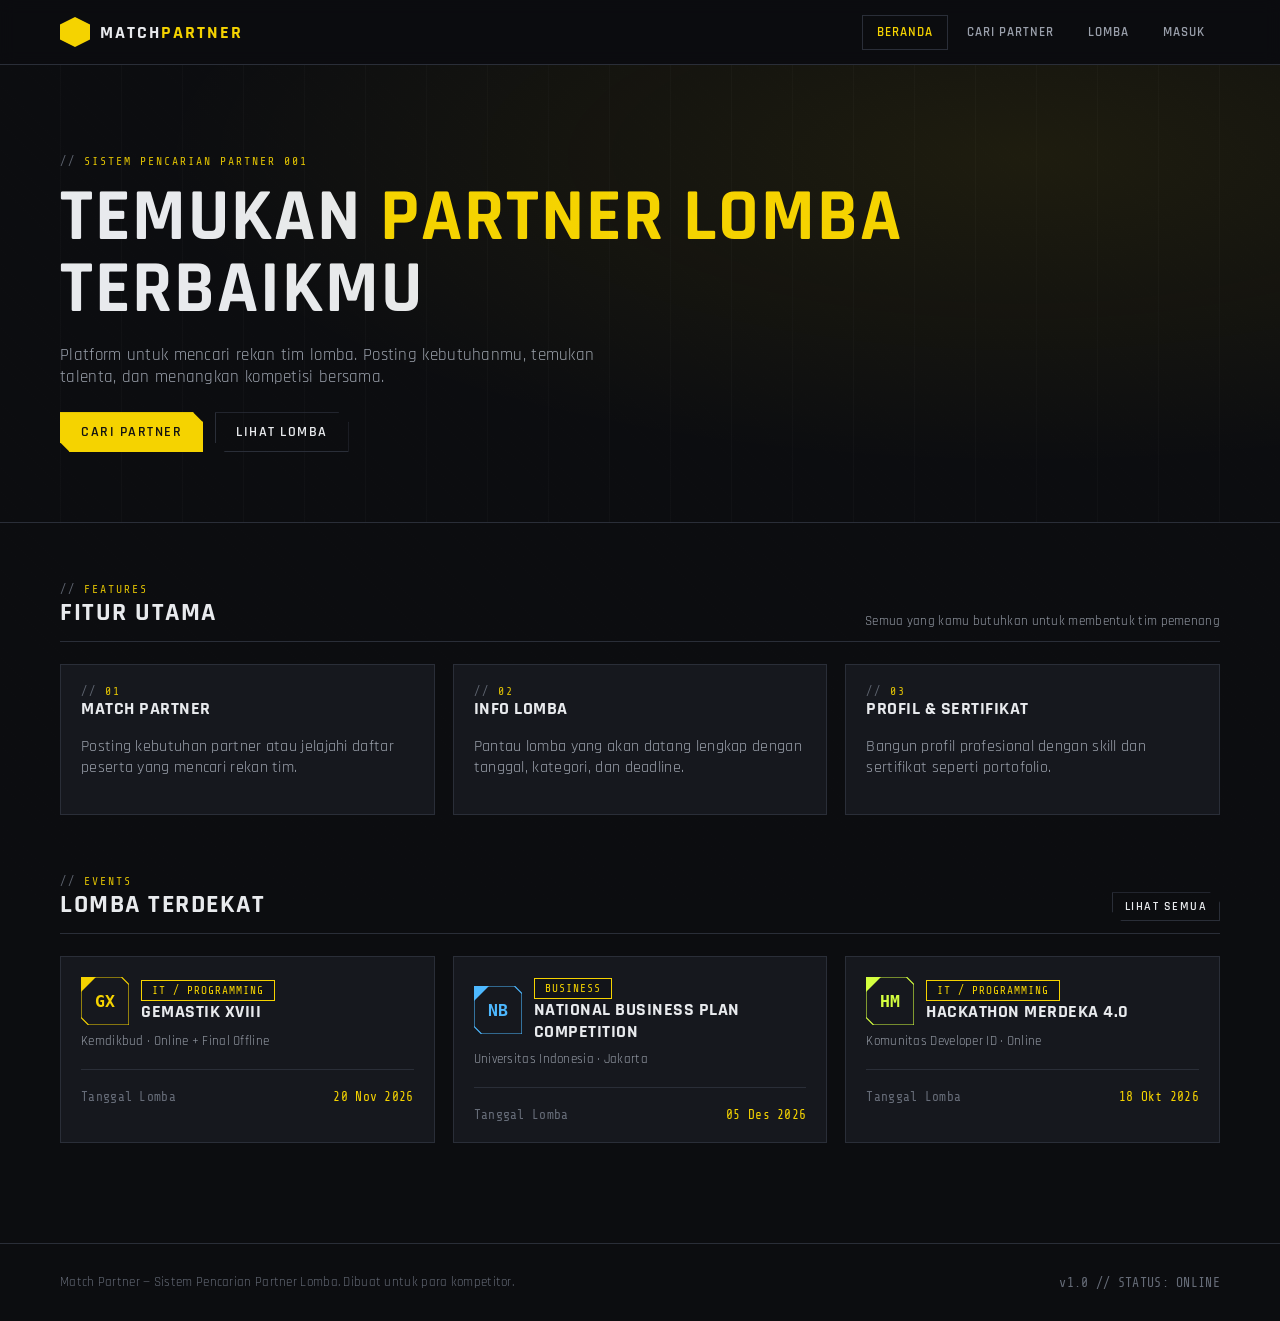
<file: index.html>
<!DOCTYPE html>
<html lang="id">
<head>
  <meta charset="UTF-8" />
  <meta name="viewport" content="width=device-width, initial-scale=1.0" />
  <title>Match Partner — Sistem Pencarian Partner Lomba</title>
  <link rel="preconnect" href="https://fonts.googleapis.com">
  <link href="https://fonts.googleapis.com/css2?family=Rajdhani:wght@400;500;600;700&family=Share+Tech+Mono&display=swap" rel="stylesheet">
  <link rel="stylesheet" href="assets/css/theme.css" />
</head>
<body>
  <div id="navbar"></div>

  <!-- HERO -->
  <section class="hero">
    <div class="container">
      <div class="sys-label" data-i18n="home.tag">SISTEM PENCARIAN PARTNER 001</div>
      <h1>
        <span data-i18n="home.title1">TEMUKAN</span>
        <span class="hl" data-i18n="home.title2">PARTNER LOMBA</span>
        <span data-i18n="home.title3">TERBAIKMU</span>
      </h1>
      <p data-i18n="home.subtitle">Platform untuk mencari rekan tim lomba. Posting kebutuhanmu, temukan talenta, dan menangkan kompetisi bersama.</p>
      <div class="flex gap-3 mt-6">
        <a href="match.html" class="btn btn-primary" data-i18n="home.cta.find">Cari Partner</a>
        <a href="events.html" class="btn btn-ghost" data-i18n="home.cta.events">Lihat Lomba</a>
      </div>
    </div>
  </section>

  <!-- FEATURES -->
  <section class="container" style="padding:60px 20px 20px">
    <div class="section-head">
      <div>
        <div class="sys-label">FEATURES</div>
        <h2 data-i18n="home.feat.title">FITUR UTAMA</h2>
      </div>
      <span class="text-dim small" data-i18n="home.feat.sub">Semua yang kamu butuhkan untuk membentuk tim pemenang</span>
    </div>
    <div class="grid grid-3">
      <div class="card">
        <div class="sys-label">01</div>
        <h3 data-i18n="home.f1.title">Match Partner</h3>
        <p class="text-dim" data-i18n="home.f1.desc">Posting kebutuhan partner atau jelajahi daftar peserta yang mencari rekan tim.</p>
      </div>
      <div class="card">
        <div class="sys-label">02</div>
        <h3 data-i18n="home.f2.title">Info Lomba</h3>
        <p class="text-dim" data-i18n="home.f2.desc">Pantau lomba yang akan datang lengkap dengan tanggal, kategori, dan deadline.</p>
      </div>
      <div class="card">
        <div class="sys-label">03</div>
        <h3 data-i18n="home.f3.title">Profil & Sertifikat</h3>
        <p class="text-dim" data-i18n="home.f3.desc">Bangun profil profesional dengan skill dan sertifikat seperti portofolio.</p>
      </div>
    </div>
  </section>

  <!-- UPCOMING EVENTS -->
  <section class="container" style="padding:40px 20px">
    <div class="section-head">
      <div>
        <div class="sys-label">EVENTS</div>
        <h2 data-i18n="home.upcoming">LOMBA TERDEKAT</h2>
      </div>
      <a href="events.html" class="btn btn-sm btn-ghost" data-i18n="home.viewall">Lihat Semua</a>
    </div>
    <div class="grid grid-3" id="homeEvents"></div>
  </section>

  <div id="footer"></div>

  <script src="assets/js/i18n.js"></script>
  <script src="assets/js/data.js"></script>
  <script src="assets/js/api.js"></script>
  <script src="assets/js/app.js"></script>
  <script>
    mountChrome("home");
    (async () => {
      const events = (await API.getEvents()).slice(0, 3);
      const wrap = document.getElementById("homeEvents");
      wrap.innerHTML = events.map(ev => `
        <div class="card">
          <div class="flex gap-3 items-center">
            <img src="${eventLogo(ev, 48)}" alt="" width="48" height="48" />
            <div>
              <span class="badge badge-accent">${esc(ev.category)}</span>
              <h3 class="mt-2" style="margin-bottom:0">${esc(ev.title)}</h3>
            </div>
          </div>
          <p class="text-dim small mt-2">${esc(ev.organizer)} · ${esc(ev.location)}</p>
          <div class="divider"></div>
          <div class="flex justify-between small">
            <span class="text-mute font-mono">${t("events.date")}</span>
            <span class="text-accent font-mono">${fmtDate(ev.date)}</span>
          </div>
        </div>`).join("");
    })();
  </script>
</body>
</html>
</file>
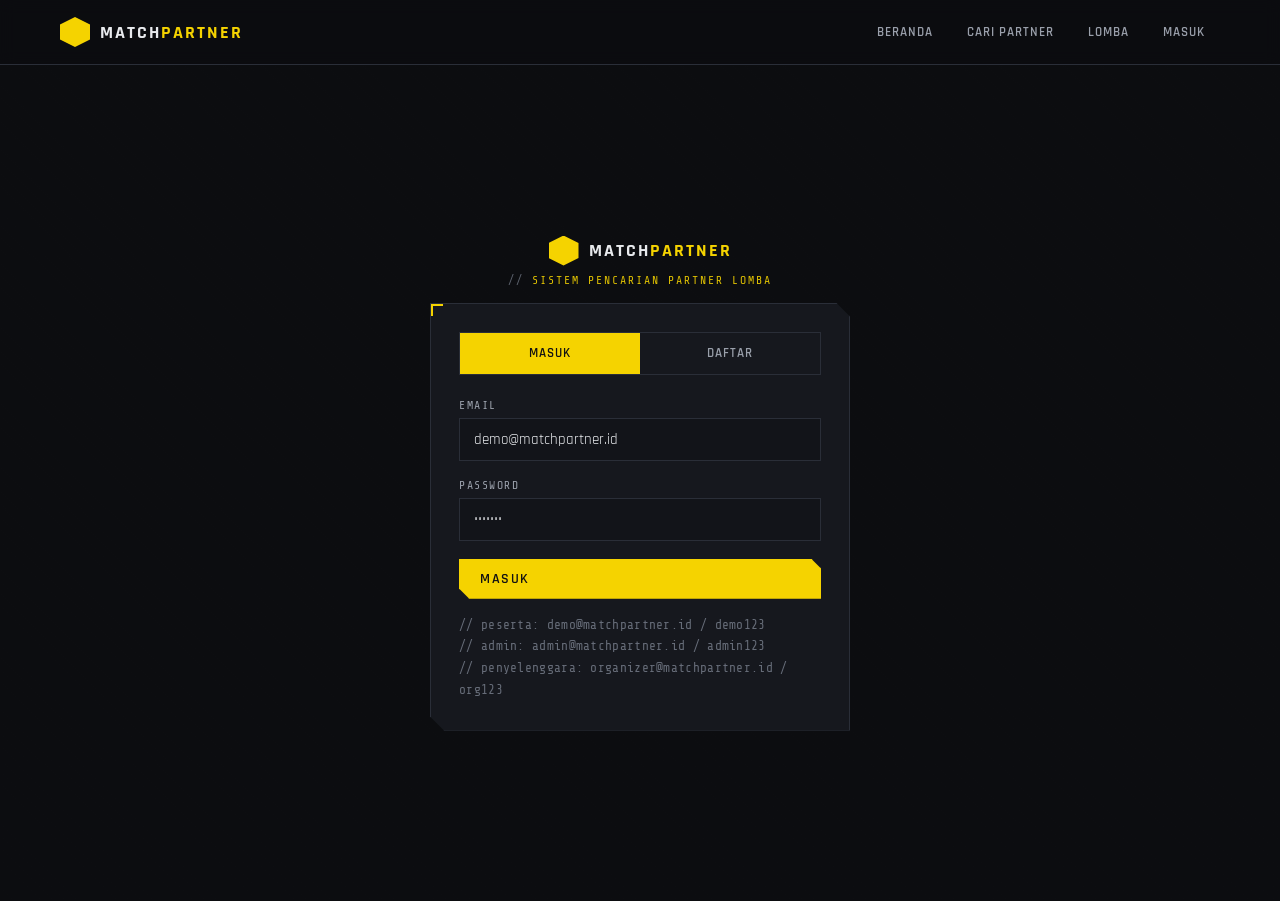
<file: admin.html>
<!DOCTYPE html>
<html lang="id">
<head>
  <meta charset="UTF-8" />
  <meta name="viewport" content="width=device-width, initial-scale=1.0" />
  <title>Admin — Match Partner</title>
  <link rel="preconnect" href="https://fonts.googleapis.com">
  <link href="https://fonts.googleapis.com/css2?family=Rajdhani:wght@400;500;600;700&family=Share+Tech+Mono&display=swap" rel="stylesheet">
  <link rel="stylesheet" href="assets/css/theme.css" />
</head>
<body>
  <div id="navbar"></div>

  <section class="container" style="padding:40px 20px">
    <div class="section-head">
      <div>
        <div class="sys-label">ADMIN CONTROL</div>
        <h2 data-i18n="admin.title">PANEL ADMIN</h2>
        <p class="text-dim small mt-2" data-i18n="admin.sub">Kelola pengguna, lomba, dan verifikasi penyelenggara</p>
      </div>
    </div>

    <!-- STATS -->
    <div class="stat-grid mb-6" id="stats"></div>

    <!-- PENDING ORGANIZERS -->
    <div class="section-head" style="margin-top:30px">
      <div><div class="sys-label">APPROVALS</div><h2 style="font-size:1.3rem" data-i18n="admin.pending">Verifikasi Penyelenggara</h2></div>
    </div>
    <div class="table-wrap mb-6">
      <table class="data" id="pendingTable">
        <thead><tr>
          <th data-i18n="admin.col.name">Nama</th>
          <th data-i18n="admin.col.email">Email</th>
          <th data-i18n="admin.col.action">Aksi</th>
        </tr></thead>
        <tbody></tbody>
      </table>
    </div>

    <!-- USERS -->
    <div class="section-head" style="margin-top:30px">
      <div><div class="sys-label">USERS</div><h2 style="font-size:1.3rem" data-i18n="admin.users">Kelola Pengguna</h2></div>
    </div>
    <div class="table-wrap mb-6">
      <table class="data" id="userTable">
        <thead><tr>
          <th data-i18n="admin.col.name">Nama</th>
          <th data-i18n="admin.col.email">Email</th>
          <th data-i18n="admin.col.role">Role</th>
          <th data-i18n="admin.col.status">Status</th>
          <th data-i18n="admin.col.action">Aksi</th>
        </tr></thead>
        <tbody></tbody>
      </table>
    </div>

    <!-- EVENTS -->
    <div class="section-head" style="margin-top:30px">
      <div><div class="sys-label">EVENTS</div><h2 style="font-size:1.3rem" data-i18n="admin.events">Kelola Lomba</h2></div>
    </div>
    <div class="table-wrap">
      <table class="data" id="eventTable">
        <thead><tr>
          <th data-i18n="admin.col.event">Lomba</th>
          <th data-i18n="admin.col.category">Kategori</th>
          <th data-i18n="admin.col.date">Tanggal</th>
          <th data-i18n="admin.col.action">Aksi</th>
        </tr></thead>
        <tbody></tbody>
      </table>
    </div>
  </section>

  <div id="footer"></div>

  <script src="assets/js/i18n.js"></script>
  <script src="assets/js/data.js"></script>
  <script src="assets/js/api.js"></script>
  <script src="assets/js/app.js"></script>
  <script>
    let ME = null;

    (async () => {
      await mountChrome("admin");
      ME = await requireRole("admin");
      if (!ME) return;
      await loadAll();
    })();

    async function loadAll() {
      await Promise.all([loadStats(), loadUsers(), loadEvents()]);
      applyI18n();
    }

    async function loadStats() {
      const s = await API.getStats();
      document.getElementById("stats").innerHTML = `
        <div class="stat"><div class="num">${s.users}</div><div class="lbl" data-i18n="admin.stat.users">Pengguna</div></div>
        <div class="stat"><div class="num">${s.organizers}</div><div class="lbl" data-i18n="admin.stat.organizers">Penyelenggara</div></div>
        <div class="stat"><div class="num">${s.pending}</div><div class="lbl" data-i18n="admin.stat.pending">Menunggu</div></div>
        <div class="stat"><div class="num">${s.events}</div><div class="lbl" data-i18n="admin.stat.events">Lomba</div></div>
        <div class="stat"><div class="num">${s.matches}</div><div class="lbl" data-i18n="admin.stat.matches">Postingan Partner</div></div>
      `;
    }

    async function loadUsers() {
      const users = await API.getAllUsers();

      // pending organizers table
      const pending = users.filter(u => u.role === "organizer" && u.status === "pending");
      const pbody = document.querySelector("#pendingTable tbody");
      if (!pending.length) {
        pbody.innerHTML = `<tr><td colspan="3" class="text-mute">${t("admin.nopending")}</td></tr>`;
      } else {
        pbody.innerHTML = pending.map(u => `
          <tr>
            <td>${esc(u.fullname)}</td>
            <td class="font-mono small">${esc(u.email)}</td>
            <td><div class="row-actions">
              <button class="btn btn-sm btn-primary" onclick="approve(${u.id})" data-i18n="admin.approve">Setujui</button>
              <button class="btn btn-sm btn-danger btn-ghost" onclick="rejectUser(${u.id})" data-i18n="admin.reject">Tolak</button>
            </div></td>
          </tr>`).join("");
      }

      // all users table
      const ubody = document.querySelector("#userTable tbody");
      ubody.innerHTML = users.map(u => `
        <tr>
          <td>${esc(u.fullname)}</td>
          <td class="font-mono small">${esc(u.email)}</td>
          <td>
            <select class="select" style="padding:5px 8px;min-width:130px" onchange="changeRole(${u.id}, this.value)" ${u.id===ME.id?'disabled':''}>
              <option value="participant" ${u.role==='participant'?'selected':''}>${roleLabel('participant')}</option>
              <option value="organizer" ${u.role==='organizer'?'selected':''}>${roleLabel('organizer')}</option>
              <option value="admin" ${u.role==='admin'?'selected':''}>${roleLabel('admin')}</option>
            </select>
          </td>
          <td><span class="pill ${u.status||'active'}">${esc(u.status||'active')}</span></td>
          <td>
            ${u.id===ME.id
              ? `<span class="text-mute small font-mono">// you</span>`
              : `<button class="btn btn-sm btn-danger btn-ghost" onclick="removeUser(${u.id})" data-i18n="common.delete">Hapus</button>`}
          </td>
        </tr>`).join("");
    }

    async function loadEvents() {
      const events = await API.getEvents();
      const body = document.querySelector("#eventTable tbody");
      if (!events.length) { body.innerHTML = `<tr><td colspan="4" class="text-mute">${t("events.empty")}</td></tr>`; return; }
      body.innerHTML = events.map(ev => `
        <tr>
          <td>${esc(ev.title)}</td>
          <td>${esc(ev.category)}</td>
          <td class="font-mono small">${fmtDate(ev.date)}</td>
          <td><button class="btn btn-sm btn-danger btn-ghost" onclick="delEvent(${ev.id})" data-i18n="common.delete">Hapus</button></td>
        </tr>`).join("");
    }

    async function approve(id) { await API.setUserStatus(id, "active"); toast(t("common.saved"),"ok"); await loadAll(); }
    async function rejectUser(id) {
      if (!confirm(getLang()==="id"?"Tolak & hapus akun ini?":"Reject & delete this account?")) return;
      await API.deleteUser(id); toast(t("common.deleted"),"ok"); await loadAll();
    }
    async function changeRole(id, role) {
      await API.setUserRole(id, role);
      // if promoting an organizer, make sure they're active
      if (role === "organizer") await API.setUserStatus(id, "active");
      toast(t("common.saved"),"ok"); await loadAll();
    }
    async function removeUser(id) {
      if (!confirm(getLang()==="id"?"Hapus pengguna ini?":"Delete this user?")) return;
      await API.deleteUser(id); toast(t("common.deleted"),"ok"); await loadAll();
    }
    async function delEvent(id) {
      if (!confirm(getLang()==="id"?"Hapus lomba ini?":"Delete this event?")) return;
      await API.deleteEvent(id); toast(t("common.deleted"),"ok"); await loadAll();
    }
  </script>
</body>
</html>
</file>
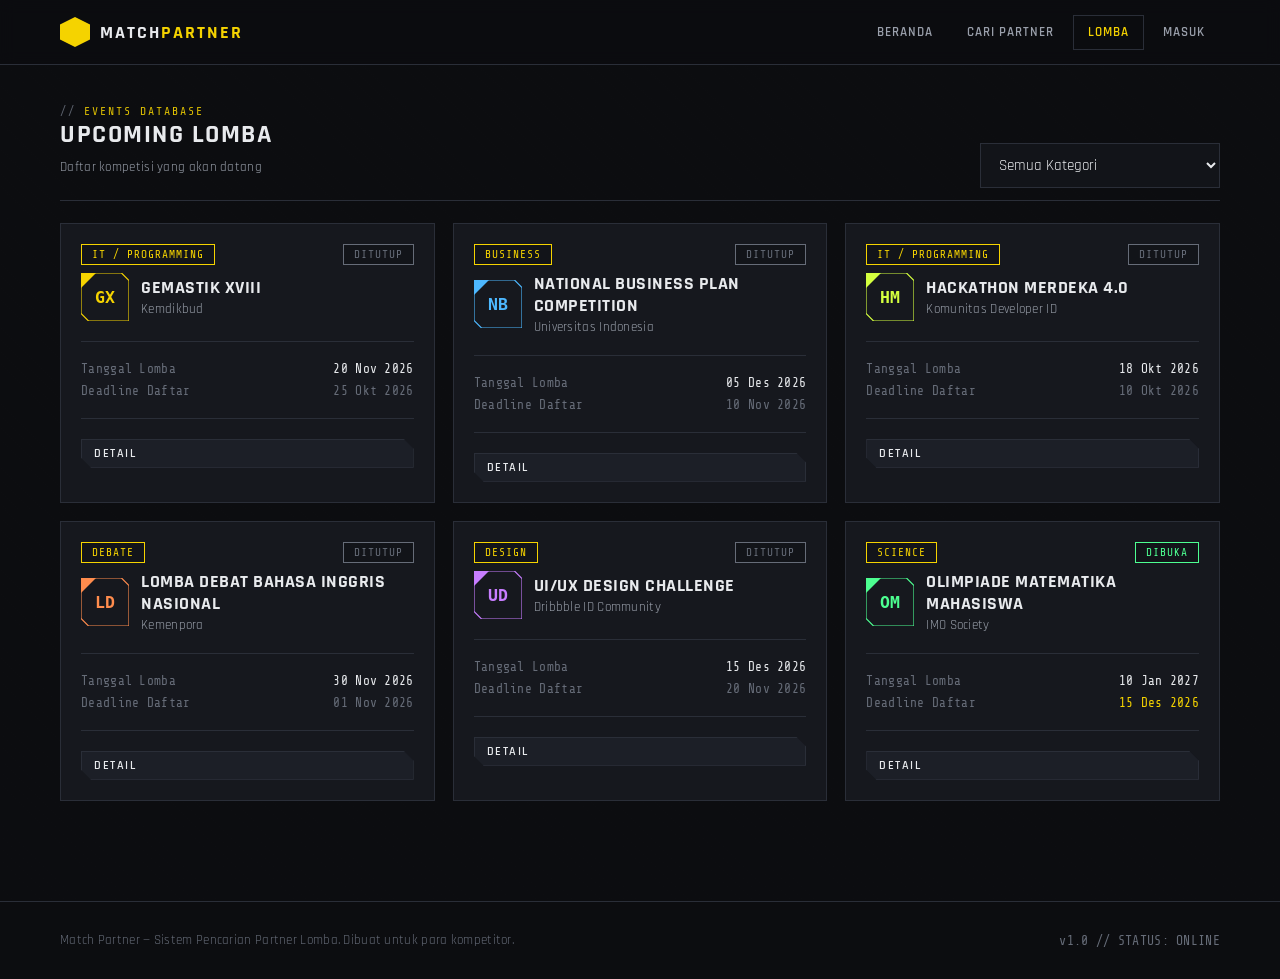
<file: events.html>
<!DOCTYPE html>
<html lang="id">
<head>
  <meta charset="UTF-8" />
  <meta name="viewport" content="width=device-width, initial-scale=1.0" />
  <title>Upcoming Lomba — Match Partner</title>
  <link rel="preconnect" href="https://fonts.googleapis.com">
  <link href="https://fonts.googleapis.com/css2?family=Rajdhani:wght@400;500;600;700&family=Share+Tech+Mono&display=swap" rel="stylesheet">
  <link rel="stylesheet" href="assets/css/theme.css" />
</head>
<body>
  <div id="navbar"></div>

  <section class="container" style="padding:40px 20px">
    <div class="section-head">
      <div>
        <div class="sys-label">EVENTS DATABASE</div>
        <h2 data-i18n="events.title">UPCOMING LOMBA</h2>
        <p class="text-dim small mt-2" data-i18n="events.sub">Daftar kompetisi yang akan datang</p>
      </div>
      <select class="select" id="catFilter" style="max-width:240px" onchange="render()">
        <option value="" data-i18n="events.filter.all">Semua Kategori</option>
      </select>
    </div>

    <div class="grid grid-3" id="eventList"></div>
  </section>

  <!-- DETAIL MODAL -->
  <div class="modal-backdrop" id="detailModal">
    <div class="modal panel-clip" id="detailBody"></div>
  </div>

  <div id="footer"></div>

  <script src="assets/js/i18n.js"></script>
  <script src="assets/js/data.js"></script>
  <script src="assets/js/api.js"></script>
  <script src="assets/js/app.js"></script>
  <script>
    mountChrome("events");
    let EVENTS = [];

    async function load() {
      EVENTS = await API.getEvents();
      const cats = [...new Set(EVENTS.map(e => e.category))];
      const sel = document.getElementById("catFilter");
      cats.forEach(c => {
        const o = document.createElement("option");
        o.value = c; o.textContent = c; sel.appendChild(o);
      });
      render();
    }

    function render() {
      const cat = document.getElementById("catFilter").value;
      const list = EVENTS.filter(e => !cat || e.category === cat);
      const wrap = document.getElementById("eventList");
      if (!list.length) { wrap.innerHTML = `<p class="text-mute">${t("events.empty")}</p>`; return; }
      wrap.innerHTML = list.map(ev => {
        const dl = daysLeft(ev.deadline);
        const open = dl >= 0;
        return `
        <div class="card">
          <div class="flex justify-between items-center">
            <span class="badge badge-accent">${esc(ev.category)}</span>
            <span class="badge ${open?'badge-open':'badge-closed'}">${open?t("events.open"):t("events.closed")}</span>
          </div>
          <div class="flex gap-3 items-center mt-2">
            <img src="${eventLogo(ev, 48)}" alt="" width="48" height="48" />
            <div>
              <h3 style="margin:0">${esc(ev.title)}</h3>
              <p class="text-dim small" style="margin:2px 0 0">${esc(ev.organizer)}</p>
            </div>
          </div>
          <div class="divider"></div>
          <div class="flex justify-between small mb-2">
            <span class="text-mute font-mono">${t("events.date")}</span>
            <span class="font-mono">${fmtDate(ev.date)}</span>
          </div>
          <div class="flex justify-between small">
            <span class="text-mute font-mono">${t("events.deadline")}</span>
            <span class="font-mono ${open?'text-accent':'text-mute'}">${fmtDate(ev.deadline)}</span>
          </div>
          <div class="divider"></div>
          <div class="flex gap-2">
            <button class="btn btn-sm w-full" onclick="detail(${ev.id})" data-i18n="events.detail">Detail</button>
          </div>
        </div>`;
      }).join("");
    }

    function detail(id) {
      const ev = EVENTS.find(e => e.id === id);
      if (!ev) return;
      const dl = daysLeft(ev.deadline);
      const open = dl >= 0;
      document.getElementById("detailBody").innerHTML = `
        <div class="flex gap-3 items-center mb-4">
          <img src="${eventLogo(ev, 56)}" alt="" width="56" height="56" />
          <span class="badge badge-accent">${esc(ev.category)}</span>
        </div>
        <h3 class="mt-2">${esc(ev.title)}</h3>
        <p class="text-dim small">${esc(ev.organizer)} · ${esc(ev.location)}</p>
        <div class="divider"></div>
        <p>${esc(ev.desc)}</p>
        <div class="divider"></div>
        <div class="flex justify-between small mb-2">
          <span class="text-mute font-mono">${t("events.date")}</span>
          <span class="font-mono">${fmtDate(ev.date)}</span>
        </div>
        <div class="flex justify-between small">
          <span class="text-mute font-mono">${t("events.deadline")}</span>
          <span class="font-mono ${open?'text-accent':'text-mute'}">${fmtDate(ev.deadline)}</span>
        </div>
        <div class="flex gap-3 mt-6">
          <button class="btn btn-primary" ${open?'':'disabled'} onclick="toast('${open?t("common.saved"):t("events.closed")}','${open?"ok":"err"}')" data-i18n="events.register">Daftar</button>
          <button class="btn btn-ghost" onclick="closeModal('detailModal')" data-i18n="common.close">Tutup</button>
        </div>`;
      applyI18n();
      openModal("detailModal");
    }

    load();
  </script>
</body>
</html>
</file>
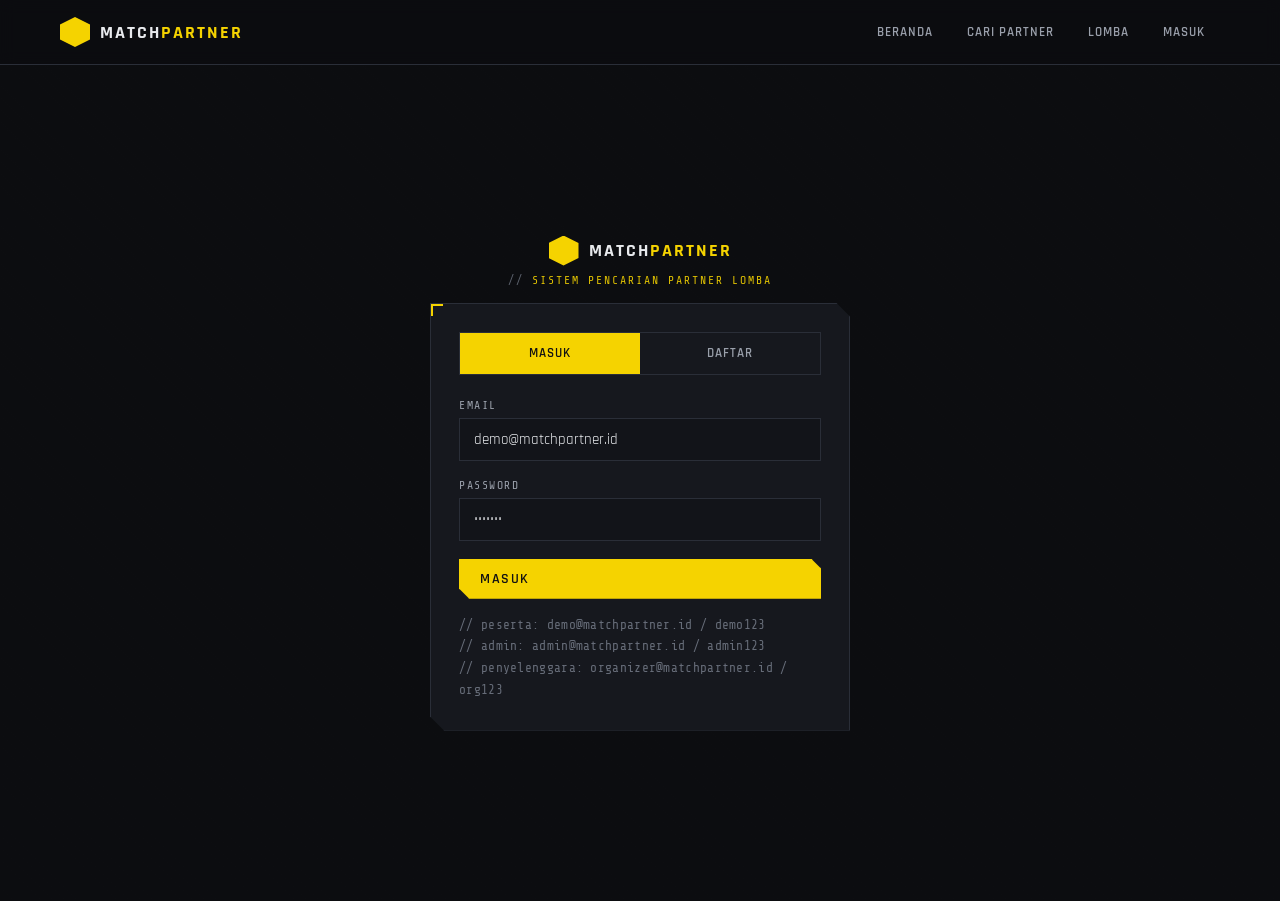
<file: login.html>
<!DOCTYPE html>
<html lang="id">
<head>
  <meta charset="UTF-8" />
  <meta name="viewport" content="width=device-width, initial-scale=1.0" />
  <title>Masuk — Match Partner</title>
  <link rel="preconnect" href="https://fonts.googleapis.com">
  <link href="https://fonts.googleapis.com/css2?family=Rajdhani:wght@400;500;600;700&family=Share+Tech+Mono&display=swap" rel="stylesheet">
  <link rel="stylesheet" href="assets/css/theme.css" />
</head>
<body>
  <div id="navbar"></div>

  <div class="auth-wrap">
    <div class="auth-box">
      <div class="text-center mb-4">
        <div class="brand" style="justify-content:center">
          <span class="mark"></span>
          <span class="name">MATCH<b>PARTNER</b></span>
        </div>
        <p class="sys-label mt-2" data-i18n="auth.tagline" style="justify-content:center">Sistem Pencarian Partner Lomba</p>
      </div>

      <div class="panel panel-clip" style="padding:28px">
        <div class="tab-row">
          <div class="tab active" id="tabLogin" onclick="switchTab('login')" data-i18n="auth.login">Masuk</div>
          <div class="tab" id="tabReg" onclick="switchTab('register')" data-i18n="auth.register">Daftar</div>
        </div>

        <!-- LOGIN -->
        <form id="loginForm">
          <div class="field">
            <label data-i18n="auth.email">Email</label>
            <input class="input" type="email" name="email" value="demo@matchpartner.id" required />
          </div>
          <div class="field">
            <label data-i18n="auth.password">Password</label>
            <input class="input" type="password" name="password" value="demo123" required />
          </div>
          <button class="btn btn-primary w-full" data-i18n="auth.login.btn">Masuk</button>
          <div class="text-mute small mt-4 font-mono" style="line-height:1.7">
            // peserta: demo@matchpartner.id / demo123<br>
            // admin: admin@matchpartner.id / admin123<br>
            // penyelenggara: organizer@matchpartner.id / org123
          </div>
        </form>

        <!-- REGISTER -->
        <form id="regForm" class="hidden">
          <div class="field">
            <label data-i18n="auth.name">Nama Lengkap</label>
            <input class="input" name="fullname" required />
          </div>
          <div class="field">
            <label data-i18n="auth.email">Email</label>
            <input class="input" type="email" name="email" required />
          </div>
          <div class="field">
            <label data-i18n="auth.password">Password</label>
            <input class="input" type="password" name="password" required />
          </div>
          <div class="field">
            <label data-i18n="auth.confirm">Konfirmasi Password</label>
            <input class="input" type="password" name="confirm" required />
          </div>
          <div class="field">
            <label data-i18n="auth.role">Daftar Sebagai</label>
            <select class="select" name="role">
              <option value="participant" data-i18n="auth.role.participant">Peserta</option>
              <option value="organizer" data-i18n="auth.role.organizer">Penyelenggara Lomba</option>
            </select>
            <p class="text-mute small mt-2 font-mono" data-i18n="auth.role.note">// Penyelenggara perlu verifikasi admin</p>
          </div>
          <button class="btn btn-primary w-full" data-i18n="auth.register.btn">Buat Akun</button>
        </form>
      </div>
    </div>
  </div>

  <script src="assets/js/i18n.js"></script>
  <script src="assets/js/data.js"></script>
  <script src="assets/js/api.js"></script>
  <script src="assets/js/app.js"></script>
  <script>
    mountChrome("");

    function switchTab(which) {
      const login = which === "login";
      document.getElementById("tabLogin").classList.toggle("active", login);
      document.getElementById("tabReg").classList.toggle("active", !login);
      document.getElementById("loginForm").classList.toggle("hidden", !login);
      document.getElementById("regForm").classList.toggle("hidden", login);
    }

    function destForRole(role) {
      if (role === "admin") return "admin.html";
      if (role === "organizer") return "organizer.html";
      return "index.html";
    }

    document.getElementById("loginForm").addEventListener("submit", async (e) => {
      e.preventDefault();
      const fd = new FormData(e.target);
      const res = await API.login(fd.get("email"), fd.get("password"));
      if (!res.ok) { toast(res.error, "err"); return; }
      toast(getLang()==="id" ? "Berhasil masuk." : "Logged in.", "ok");
      setTimeout(() => (location.href = destForRole(res.user.role)), 500);
    });

    document.getElementById("regForm").addEventListener("submit", async (e) => {
      e.preventDefault();
      const fd = new FormData(e.target);
      if (fd.get("password") !== fd.get("confirm")) {
        toast(getLang()==="id" ? "Konfirmasi password tidak cocok." : "Password confirmation does not match.", "err");
        return;
      }
      const role = fd.get("role") || "participant";
      const res = await API.register(fd.get("fullname"), fd.get("email"), fd.get("password"), role);
      if (!res.ok) { toast(res.error || "Error", "err"); return; }
      if (role === "organizer") {
        toast(getLang()==="id" ? "Akun penyelenggara dibuat. Menunggu verifikasi admin." : "Organizer account created. Awaiting admin approval.", "ok");
      } else {
        toast(getLang()==="id" ? "Akun dibuat." : "Account created.", "ok");
      }
      setTimeout(() => (location.href = destForRole(res.user.role)), 800);
    });
  </script>
</body>
</html>
</file>
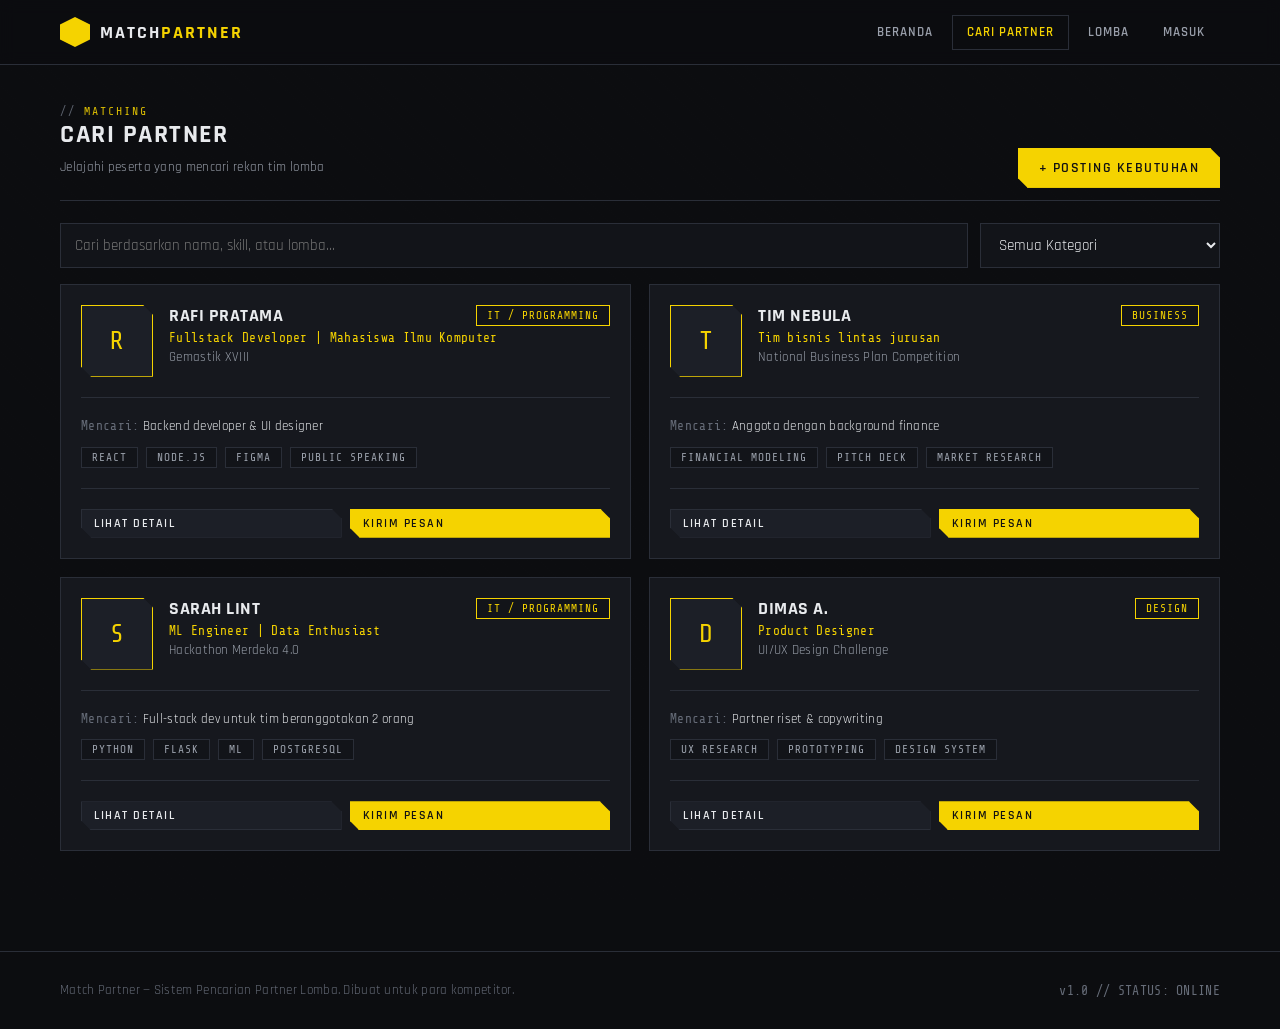
<file: match.html>
<!DOCTYPE html>
<html lang="id">
<head>
  <meta charset="UTF-8" />
  <meta name="viewport" content="width=device-width, initial-scale=1.0" />
  <title>Cari Partner — Match Partner</title>
  <link rel="preconnect" href="https://fonts.googleapis.com">
  <link href="https://fonts.googleapis.com/css2?family=Rajdhani:wght@400;500;600;700&family=Share+Tech+Mono&display=swap" rel="stylesheet">
  <link rel="stylesheet" href="assets/css/theme.css" />
</head>
<body>
  <div id="navbar"></div>

  <section class="container" style="padding:40px 20px">
    <div class="section-head">
      <div>
        <div class="sys-label">MATCHING</div>
        <h2 data-i18n="match.title">CARI PARTNER</h2>
        <p class="text-dim small mt-2" data-i18n="match.sub">Jelajahi peserta yang mencari rekan tim lomba</p>
      </div>
      <button class="btn btn-primary" onclick="openModal('postModal')" data-i18n="match.post">+ Posting Kebutuhan</button>
    </div>

    <!-- controls -->
    <div class="flex gap-3 mb-4" style="flex-wrap:wrap">
      <input class="input" id="searchInput" style="flex:1;min-width:220px" data-i18n-ph="match.search" placeholder="Cari..." oninput="render()" />
      <select class="select" id="catFilter" style="max-width:240px" onchange="render()">
        <option value="" data-i18n="match.filter.all">Semua Kategori</option>
      </select>
    </div>

    <div class="grid grid-2" id="matchList"></div>
  </section>

  <!-- POST MODAL -->
  <div class="modal-backdrop" id="postModal">
    <div class="modal panel-clip">
      <h3 data-i18n="match.modal.title">Posting Kebutuhan Partner</h3>
      <form id="postForm">
        <div class="field">
          <label data-i18n="match.modal.name">Nama / Tim</label>
          <input class="input" name="name" required />
        </div>
        <div class="field">
          <label data-i18n="match.modal.event">Lomba yang Diikuti</label>
          <input class="input" name="event" required />
        </div>
        <div class="field">
          <label data-i18n="match.modal.cat">Kategori</label>
          <input class="input" name="category" required />
        </div>
        <div class="field">
          <label data-i18n="match.modal.looking">Partner yang Dicari</label>
          <input class="input" name="looking" required />
        </div>
        <div class="field">
          <label data-i18n="match.modal.skills">Keahlian (pisahkan dengan koma)</label>
          <input class="input" name="skills" />
        </div>
        <div class="field">
          <label data-i18n="match.modal.contact">Kontak</label>
          <input class="input" name="contact" required />
        </div>
        <div class="flex gap-3 mt-4">
          <button type="submit" class="btn btn-primary" data-i18n="match.modal.submit">Posting</button>
          <button type="button" class="btn btn-ghost" onclick="closeModal('postModal')" data-i18n="common.cancel">Batal</button>
        </div>
      </form>
    </div>
  </div>

  <div id="footer"></div>

  <script src="assets/js/i18n.js"></script>
  <script src="assets/js/data.js"></script>
  <script src="assets/js/api.js"></script>
  <script src="assets/js/app.js"></script>
  <script>
    mountChrome("match");
    let MATCHES = [];

    async function load() {
      MATCHES = await API.getMatches();
      const cats = [...new Set(MATCHES.map(m => m.category))];
      const sel = document.getElementById("catFilter");
      cats.forEach(c => {
        const o = document.createElement("option");
        o.value = c; o.textContent = c; sel.appendChild(o);
      });
      render();
    }

    function render() {
      const q = document.getElementById("searchInput").value.toLowerCase();
      const cat = document.getElementById("catFilter").value;
      const filtered = MATCHES.filter(m => {
        const hay = (m.name + " " + m.event + " " + m.looking + " " + (m.skills||[]).join(" ")).toLowerCase();
        return hay.includes(q) && (!cat || m.category === cat);
      });
      const wrap = document.getElementById("matchList");
      if (!filtered.length) {
        wrap.innerHTML = `<p class="text-mute">${t("match.empty")}</p>`;
        return;
      }
      wrap.innerHTML = filtered.map(m => `
        <div class="card">
          <div class="flex gap-4">
            <div class="avatar">${esc(m.name.charAt(0).toUpperCase())}</div>
            <div style="flex:1">
              <div class="flex justify-between items-center">
                <h3 style="margin:0">${esc(m.name)}</h3>
                <span class="badge badge-accent">${esc(m.category)}</span>
              </div>
              ${m.headline ? `<p class="text-accent small font-mono" style="margin:4px 0 0">${esc(m.headline)}</p>` : ""}
              <p class="text-dim small" style="margin:4px 0">${esc(m.event)}</p>
            </div>
          </div>
          <div class="divider"></div>
          <p class="small"><span class="text-mute font-mono">${t("match.looking")}:</span> ${esc(m.looking)}</p>
          <div class="flex gap-2 mt-2" style="flex-wrap:wrap">
            ${(m.skills||[]).map(s => `<span class="badge">${esc(s)}</span>`).join("")}
          </div>
          <div class="divider"></div>
          <div class="flex gap-2">
            <a class="btn btn-sm w-full" href="partner.html?id=${encodeURIComponent(m.id)}" data-i18n="match.detail">Lihat Detail</a>
            <a class="btn btn-sm btn-primary w-full" href="messages.html?to=${encodeURIComponent(m.id)}" data-i18n="match.message">Kirim Pesan</a>
          </div>
        </div>`).join("");
      applyI18n();
    }

    document.getElementById("postForm").addEventListener("submit", async (e) => {
      e.preventDefault();
      const fd = new FormData(e.target);
      const match = {
        name: fd.get("name"),
        event: fd.get("event"),
        category: fd.get("category"),
        looking: fd.get("looking"),
        skills: (fd.get("skills")||"").split(",").map(s=>s.trim()).filter(Boolean),
        contact: fd.get("contact"),
      };
      await API.addMatch(match);
      e.target.reset();
      closeModal("postModal");
      toast(t("common.saved"), "ok");
      await load();
    });

    load();
  </script>
</body>
</html>
</file>
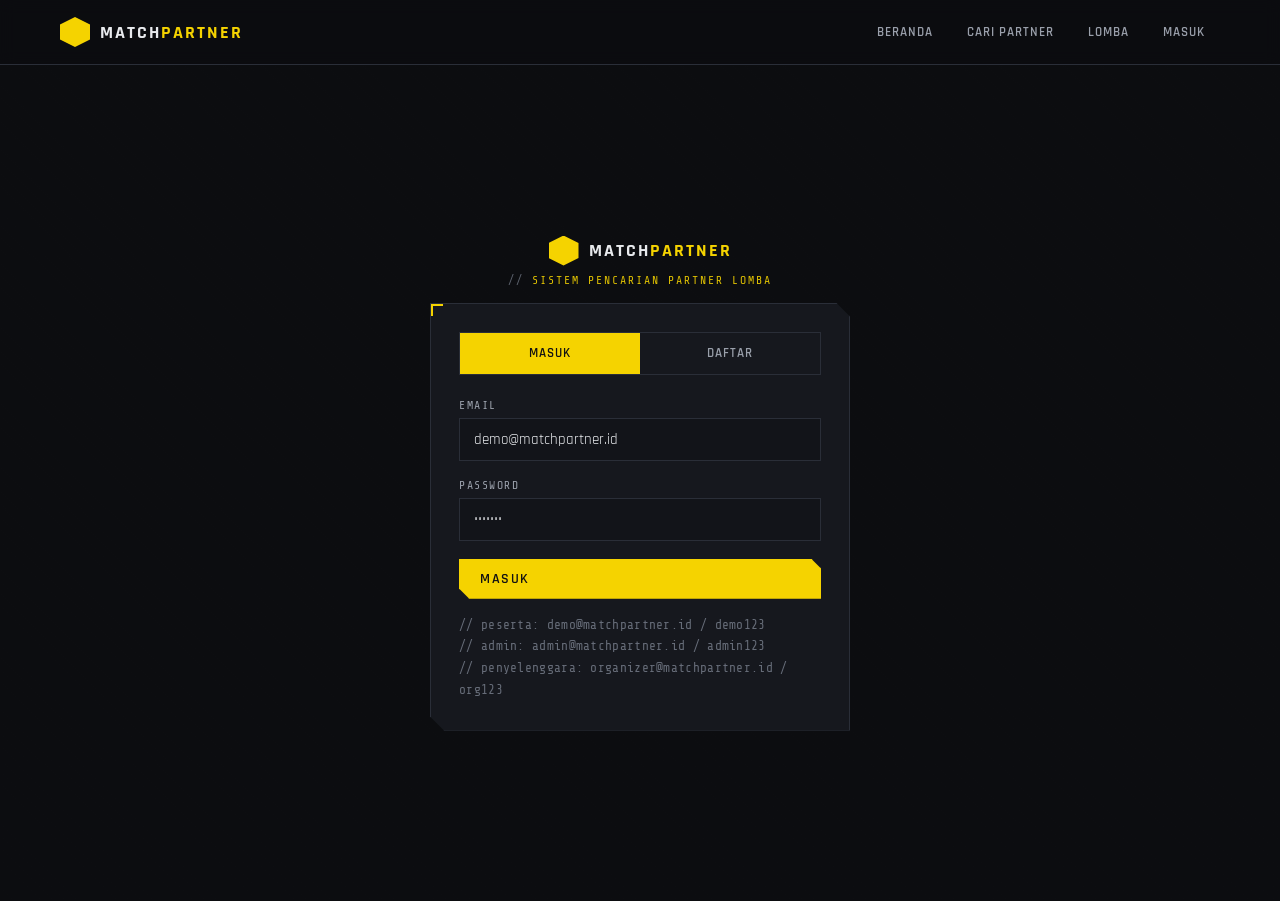
<file: messages.html>
<!DOCTYPE html>
<html lang="id">
<head>
  <meta charset="UTF-8" />
  <meta name="viewport" content="width=device-width, initial-scale=1.0" />
  <title>Pesan — Match Partner</title>
  <link rel="preconnect" href="https://fonts.googleapis.com">
  <link href="https://fonts.googleapis.com/css2?family=Rajdhani:wght@400;500;600;700&family=Share+Tech+Mono&display=swap" rel="stylesheet">
  <link rel="stylesheet" href="assets/css/theme.css" />
  <style>
    .chat-layout { display:grid; grid-template-columns: 280px 1fr; gap:18px; min-height:460px; }
    .chat-back { display:none; }
    @media (max-width:760px){
      .chat-layout{ grid-template-columns:1fr; }
      /* when a thread is active, show only the thread; else only the list */
      .chat-layout.viewing-thread .chat-list { display:none; }
      .chat-layout:not(.viewing-thread) .thread { display:none; }
      .chat-back { display:inline-flex; }
    }
    .conv { padding:14px; border:1px solid var(--line); background:var(--bg-2); cursor:pointer; margin-bottom:8px; transition:border-color .15s; }
    .conv:hover, .conv.active { border-color:var(--accent); }
    .conv .cname { font-weight:600; }
    .conv .cprev { font-size:.78rem; color:var(--text-mute); overflow:hidden; text-overflow:ellipsis; white-space:nowrap; }
    .thread { border:1px solid var(--line); background:var(--panel); display:flex; flex-direction:column; }
    .thread-head { padding:14px 18px; border-bottom:1px solid var(--line); font-weight:600; text-transform:uppercase; letter-spacing:1px; }
    .thread-body { flex:1; padding:18px; overflow-y:auto; max-height:420px; display:flex; flex-direction:column; gap:10px; }
    .bubble { max-width:72%; padding:10px 14px; font-size:.92rem; line-height:1.35; }
    .bubble.them { background:var(--panel-2); border:1px solid var(--line); align-self:flex-start; }
    .bubble.me { background:var(--accent); color:var(--accent-text); align-self:flex-end; }
    .bubble .ts { display:block; font-size:.64rem; opacity:.6; margin-top:4px; font-family:var(--font-mono); }
    .thread-input { display:flex; gap:8px; padding:14px; border-top:1px solid var(--line); }
    .thread-empty { flex:1; display:flex; align-items:center; justify-content:center; color:var(--text-mute); padding:40px; text-align:center; }
  </style>
</head>
<body>
  <div id="navbar"></div>

  <section class="container" style="padding:40px 20px">
    <div class="section-head">
      <div>
        <div class="sys-label">COMMS</div>
        <h2 data-i18n="chat.title">PESAN</h2>
        <p class="text-dim small mt-2" data-i18n="chat.sub">Percakapan dengan peserta lain</p>
      </div>
    </div>

    <div class="chat-layout">
      <div class="chat-list" id="convList"></div>
      <div class="thread" id="thread">
        <div class="thread-empty" data-i18n="chat.select">Pilih percakapan untuk mulai mengobrol.</div>
      </div>
    </div>
  </section>

  <div id="footer"></div>

  <script src="assets/js/i18n.js"></script>
  <script src="assets/js/data.js"></script>
  <script src="assets/js/api.js"></script>
  <script src="assets/js/app.js"></script>
  <script>
    mountChrome("messages");
    if (!requireAuth()) { /* redirected */ }

    let MATCHES = [];
    let activePeer = null;

    async function init() {
      MATCHES = await API.getMatches();
      // if ?to=<matchId>, ensure a conversation exists & open it
      const to = new URLSearchParams(location.search).get("to");
      if (to) {
        const m = MATCHES.find(x => String(x.id) === String(to));
        if (m) {
          // ensure peer name stored even before first message
          if (!API.peerName(m.id)) localStorage.setItem("mp_peer_" + m.id, m.name);
          activePeer = String(m.id);
        }
      }
      renderConvList();
      if (activePeer) openThread(activePeer);
    }

    function knownPeers() {
      const convs = API.getConversations();
      const ids = new Set(Object.keys(convs));
      // include an opened-but-empty peer
      if (activePeer) ids.add(activePeer);
      return [...ids];
    }

    function peerDisplayName(id) {
      const m = MATCHES.find(x => String(x.id) === String(id));
      return (m && m.name) || API.peerName(id) || ("#" + id);
    }

    function renderConvList() {
      const wrap = document.getElementById("convList");
      const peers = knownPeers();
      wrap.classList.toggle("has-active", !!activePeer);
      if (!peers.length) {
        wrap.innerHTML = `<p class="text-mute small">${t("chat.empty")}</p>`;
        return;
      }
      wrap.innerHTML = peers.map(id => {
        const thread = API.getThread(id);
        const last = thread[thread.length - 1];
        const prev = last ? (last.from === "me" ? "> " : "") + last.text : "...";
        return `
          <div class="conv ${String(id)===String(activePeer)?'active':''}" onclick="openThread('${id}')">
            <div class="cname">${esc(peerDisplayName(id))}</div>
            <div class="cprev">${esc(prev)}</div>
          </div>`;
      }).join("");
    }

    function openThread(id) {
      activePeer = String(id);
      document.querySelector(".chat-layout").classList.add("viewing-thread");
      renderConvList();
      const thread = API.getThread(id);
      const name = peerDisplayName(id);
      document.getElementById("thread").innerHTML = `
        <div class="thread-head flex items-center gap-3">
          <button class="btn btn-sm btn-ghost chat-back" onclick="backToList()" aria-label="Back">&larr;</button>
          <span>${t("chat.with")}: ${esc(name)}</span>
        </div>
        <div class="thread-body" id="threadBody">
          ${thread.map(bubble).join("")}
        </div>
        <form class="thread-input" id="msgForm">
          <input class="input" id="msgInput" autocomplete="off" data-i18n-ph="chat.placeholder" placeholder="Tulis pesan..." />
          <button class="btn btn-primary" data-i18n="chat.send">Kirim</button>
        </form>`;
      applyI18n();
      scrollBottom();
      document.getElementById("msgForm").addEventListener("submit", (e) => {
        e.preventDefault();
        const input = document.getElementById("msgInput");
        const text = input.value.trim();
        if (!text) return;
        API.sendMessage(activePeer, name, text);
        input.value = "";
        refreshThread();
      });
    }

    function backToList() {
      document.querySelector(".chat-layout").classList.remove("viewing-thread");
    }

    function bubble(msg) {
      const time = new Date(msg.ts).toLocaleTimeString(getLang()==="id"?"id-ID":"en-US", {hour:"2-digit", minute:"2-digit"});
      return `<div class="bubble ${msg.from}">${esc(msg.text)}<span class="ts">${time}</span></div>`;
    }

    function refreshThread() {
      const body = document.getElementById("threadBody");
      if (!body) return;
      body.innerHTML = API.getThread(activePeer).map(bubble).join("");
      renderConvList();
      scrollBottom();
    }

    function scrollBottom() {
      const body = document.getElementById("threadBody");
      if (body) body.scrollTop = body.scrollHeight;
    }

    // auto-reply event
    window.addEventListener("mp:newmessage", (e) => {
      if (String(e.detail.peerId) === String(activePeer)) refreshThread();
      else renderConvList();
    });

    init();
  </script>
</body>
</html>
</file>
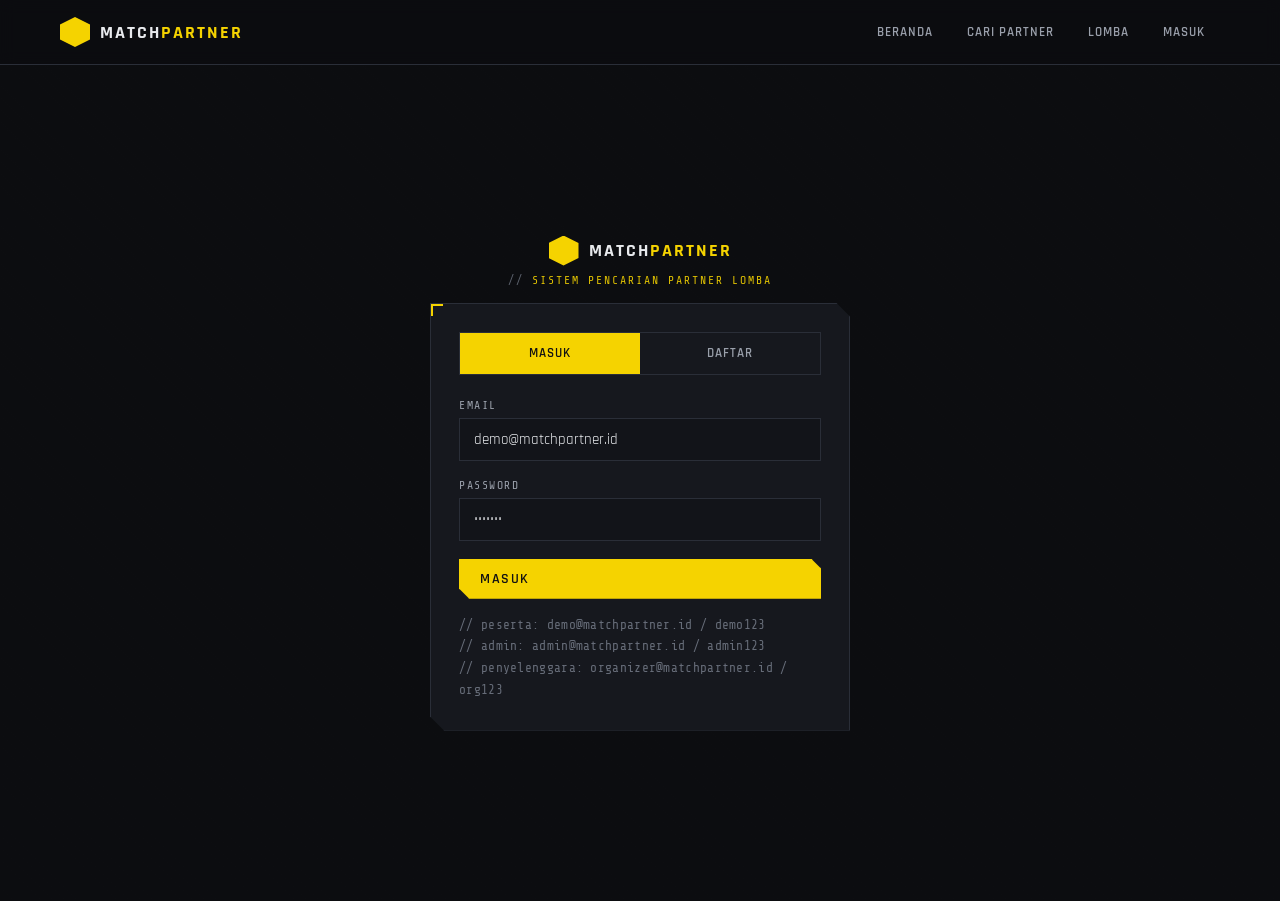
<file: organizer.html>
<!DOCTYPE html>
<html lang="id">
<head>
  <meta charset="UTF-8" />
  <meta name="viewport" content="width=device-width, initial-scale=1.0" />
  <title>Dashboard Penyelenggara — Match Partner</title>
  <link rel="preconnect" href="https://fonts.googleapis.com">
  <link href="https://fonts.googleapis.com/css2?family=Rajdhani:wght@400;500;600;700&family=Share+Tech+Mono&display=swap" rel="stylesheet">
  <link rel="stylesheet" href="assets/css/theme.css" />
</head>
<body>
  <div id="navbar"></div>

  <section class="container" style="padding:40px 20px">
    <div class="section-head">
      <div>
        <div class="sys-label">ORGANIZER CONSOLE</div>
        <h2 data-i18n="org.title">DASHBOARD PENYELENGGARA</h2>
        <p class="text-dim small mt-2" data-i18n="org.sub">Kelola lomba yang kamu selenggarakan</p>
      </div>
      <button class="btn btn-primary" id="newBtn" data-i18n="org.new">+ Buat Lomba</button>
    </div>

    <!-- pending notice -->
    <div id="pendingNotice" class="panel panel-clip hidden" style="padding:20px;border-color:var(--accent);margin-bottom:20px">
      <strong class="text-accent" data-i18n="org.pending.title">Menunggu Verifikasi</strong>
      <p class="text-dim small" data-i18n="org.pending.desc" style="margin:6px 0 0">Akun penyelenggara kamu sedang menunggu persetujuan admin. Kamu belum bisa membuat lomba.</p>
    </div>

    <div class="stat-grid mb-4" id="stats"></div>
    <div id="eventList" class="grid grid-3"></div>
  </section>

  <!-- EVENT MODAL -->
  <div class="modal-backdrop" id="evModal">
    <div class="modal panel-clip">
      <h3 id="evModalTitle" data-i18n="org.new">Buat Lomba</h3>
      <form id="evForm">
        <input type="hidden" name="id" />
        <div class="field">
          <label data-i18n="org.f.title">Nama Lomba</label>
          <input class="input" name="title" required />
        </div>
        <div class="field">
          <label data-i18n="org.f.category">Kategori</label>
          <input class="input" name="category" required placeholder="IT / Programming" />
        </div>
        <div class="field">
          <label data-i18n="org.f.organizer">Penyelenggara</label>
          <input class="input" name="organizer" required />
        </div>
        <div class="grid grid-2" style="gap:12px">
          <div class="field">
            <label data-i18n="org.f.date">Tanggal Lomba</label>
            <input class="input" type="date" name="date" required />
          </div>
          <div class="field">
            <label data-i18n="org.f.deadline">Deadline Daftar</label>
            <input class="input" type="date" name="deadline" required />
          </div>
        </div>
        <div class="field">
          <label data-i18n="org.f.location">Lokasi</label>
          <input class="input" name="location" placeholder="Online / Jakarta / ..." />
        </div>
        <div class="field">
          <label data-i18n="org.f.color">Warna Logo</label>
          <input class="input" type="color" name="color" value="#f5d300" style="height:46px;padding:4px" />
        </div>
        <div class="field">
          <label data-i18n="org.f.desc">Deskripsi</label>
          <textarea class="textarea" name="desc"></textarea>
        </div>
        <div class="flex gap-3 mt-4">
          <button type="submit" class="btn btn-primary" data-i18n="common.save">Simpan</button>
          <button type="button" class="btn btn-ghost" onclick="closeModal('evModal')" data-i18n="common.cancel">Batal</button>
        </div>
      </form>
    </div>
  </div>

  <div id="footer"></div>

  <script src="assets/js/i18n.js"></script>
  <script src="assets/js/data.js"></script>
  <script src="assets/js/api.js"></script>
  <script src="assets/js/app.js"></script>
  <script>
    let ME = null;

    (async () => {
      await mountChrome("organizer");
      ME = await requireRole("organizer");
      if (!ME) return;

      const pending = ME.status === "pending";
      document.getElementById("pendingNotice").classList.toggle("hidden", !pending);
      document.getElementById("newBtn").disabled = pending;

      await load();
    })();

    async function load() {
      const events = await API.getMyEvents();
      document.getElementById("stats").innerHTML = `
        <div class="stat"><div class="num">${events.length}</div><div class="lbl" data-i18n="org.stat.total">Total Lomba</div></div>
        <div class="stat"><div class="num">${events.filter(e=>daysLeft(e.deadline)>=0).length}</div><div class="lbl" data-i18n="org.stat.open">Pendaftaran Dibuka</div></div>
      `;
      const wrap = document.getElementById("eventList");
      if (!events.length) {
        wrap.innerHTML = `<p class="text-mute">${t("org.empty")}</p>`;
      } else {
        wrap.innerHTML = events.map(ev => {
          const open = daysLeft(ev.deadline) >= 0;
          return `
          <div class="card">
            <div class="flex gap-3 items-center">
              <img src="${eventLogo(ev,48)}" alt="" width="48" height="48" />
              <div style="flex:1">
                <span class="badge badge-accent">${esc(ev.category)}</span>
                <h3 style="margin:4px 0 0">${esc(ev.title)}</h3>
              </div>
            </div>
            <div class="divider"></div>
            <div class="flex justify-between small"><span class="text-mute font-mono">${t("events.date")}</span><span class="font-mono">${fmtDate(ev.date)}</span></div>
            <div class="flex justify-between small mt-2"><span class="text-mute font-mono">${t("events.deadline")}</span><span class="font-mono ${open?'text-accent':'text-mute'}">${fmtDate(ev.deadline)}</span></div>
            <div class="divider"></div>
            <div class="row-actions">
              <button class="btn btn-sm" onclick="editEvent(${ev.id})" data-i18n="common.edit">Edit</button>
              <button class="btn btn-sm btn-danger btn-ghost" onclick="delEvent(${ev.id})" data-i18n="common.delete">Hapus</button>
            </div>
          </div>`;
        }).join("");
      }
      applyI18n();
    }

    const form = document.getElementById("evForm");

    document.getElementById("newBtn").addEventListener("click", () => {
      if (ME.status === "pending") return;
      form.reset();
      form.id.value = "";
      form.organizer.value = ME.fullname || "";
      form.color.value = "#f5d300";
      document.getElementById("evModalTitle").textContent = t("org.new");
      openModal("evModal");
    });

    async function editEvent(id) {
      const ev = await API.getEvent(id);
      if (!ev) return;
      form.id.value = ev.id;
      form.title.value = ev.title || "";
      form.category.value = ev.category || "";
      form.organizer.value = ev.organizer || "";
      form.date.value = ev.date || "";
      form.deadline.value = ev.deadline || "";
      form.location.value = ev.location || "";
      form.color.value = ev.color || "#f5d300";
      form.desc.value = ev.desc || "";
      document.getElementById("evModalTitle").textContent = t("org.edit");
      openModal("evModal");
    }

    async function delEvent(id) {
      if (!confirm(getLang()==="id" ? "Hapus lomba ini?" : "Delete this event?")) return;
      await API.deleteEvent(id);
      toast(t("common.deleted"), "ok");
      await load();
    }

    form.addEventListener("submit", async (e) => {
      e.preventDefault();
      const fd = new FormData(form);
      const payload = {
        title: fd.get("title"), category: fd.get("category"), organizer: fd.get("organizer"),
        date: fd.get("date"), deadline: fd.get("deadline"), location: fd.get("location"),
        color: fd.get("color"), desc: fd.get("desc"),
      };
      const id = fd.get("id");
      if (id) await API.updateEvent(id, payload);
      else await API.addEvent(payload);
      closeModal("evModal");
      toast(t("common.saved"), "ok");
      await load();
    });
  </script>
</body>
</html>
</file>
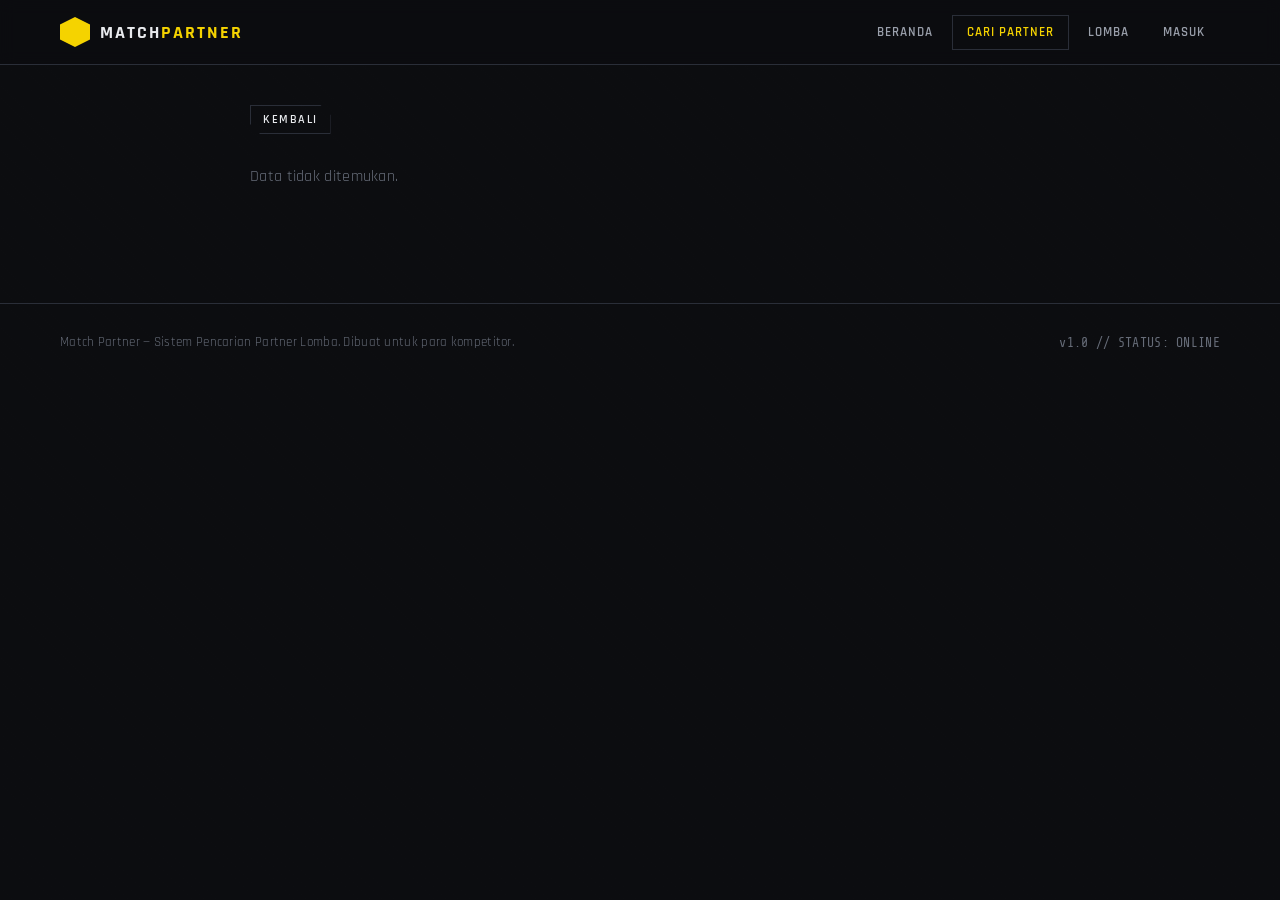
<file: partner.html>
<!DOCTYPE html>
<html lang="id">
<head>
  <meta charset="UTF-8" />
  <meta name="viewport" content="width=device-width, initial-scale=1.0" />
  <title>Detail Partner — Match Partner</title>
  <link rel="preconnect" href="https://fonts.googleapis.com">
  <link href="https://fonts.googleapis.com/css2?family=Rajdhani:wght@400;500;600;700&family=Share+Tech+Mono&display=swap" rel="stylesheet">
  <link rel="stylesheet" href="assets/css/theme.css" />
</head>
<body>
  <div id="navbar"></div>

  <section class="container" style="padding:40px 20px;max-width:820px">
    <a href="match.html" class="btn btn-sm btn-ghost mb-4" data-i18n="common.back">Kembali</a>
    <div id="detail"></div>
  </section>

  <div id="footer"></div>

  <script src="assets/js/i18n.js"></script>
  <script src="assets/js/data.js"></script>
  <script src="assets/js/api.js"></script>
  <script src="assets/js/app.js"></script>
  <script>
    mountChrome("match");

    (async () => {
      const id = new URLSearchParams(location.search).get("id");
      const m = await API.getMatch(id);
      const wrap = document.getElementById("detail");
      if (!m) { wrap.innerHTML = `<p class="text-mute">${t("detail.notfound")}</p>`; return; }

      const ev = (await API.getEvents()).find(e => e.title === m.event);
      const logo = ev ? eventLogo(ev, 56) : "";
      const certs = m.certificates || [];

      wrap.innerHTML = `
        <div class="panel panel-clip" style="padding:28px">
          <div class="flex gap-4 items-center">
            <div class="avatar" style="width:88px;height:88px;font-size:2rem">${esc(m.name.charAt(0).toUpperCase())}</div>
            <div style="flex:1">
              <div class="flex justify-between items-center" style="flex-wrap:wrap;gap:8px">
                <h2 style="margin:0">${esc(m.name)}</h2>
                <span class="badge badge-accent">${esc(m.category)}</span>
              </div>
              ${m.headline ? `<p class="text-accent font-mono small" style="margin:6px 0 0">${esc(m.headline)}</p>` : ""}
            </div>
          </div>

          <div class="divider"></div>
          <div class="sys-label" data-i18n="detail.event">Lomba</div>
          <div class="flex gap-3 items-center mt-2">
            ${logo ? `<img src="${logo}" alt="" width="40" height="40" />` : ""}
            <strong>${esc(m.event)}</strong>
          </div>

          ${m.bio ? `
          <div class="divider"></div>
          <div class="sys-label" data-i18n="detail.about">Tentang</div>
          <p class="text-dim mt-2">${esc(m.bio)}</p>` : ""}

          <div class="divider"></div>
          <div class="sys-label" data-i18n="detail.lookingfor">Mencari Partner</div>
          <p class="mt-2">${esc(m.looking)}</p>

          <div class="divider"></div>
          <div class="sys-label" data-i18n="detail.skills">Keahlian</div>
          <div class="flex gap-2 mt-2" style="flex-wrap:wrap">
            ${(m.skills||[]).map(s => `<span class="badge badge-accent">${esc(s)}</span>`).join("") || '<span class="text-mute small">-</span>'}
          </div>

          ${certs.length ? `
          <div class="divider"></div>
          <div class="sys-label" data-i18n="detail.certs">Sertifikat</div>
          <div class="mt-2">
            ${certs.map(c => `
              <div class="cert-item">
                <div>
                  <strong>${esc(c.name)}</strong>
                  <div class="meta mt-2">${esc(c.org)} · ${fmtDate(c.date)}</div>
                </div>
              </div>`).join("")}
          </div>` : ""}

          <div class="divider"></div>
          <div class="flex justify-between items-center" style="flex-wrap:wrap;gap:10px">
            <span class="small font-mono text-dim"><span data-i18n="detail.contact">Kontak</span>: ${esc(m.contact)}</span>
            <a class="btn btn-primary" href="messages.html?to=${encodeURIComponent(m.id)}" data-i18n="match.message">Kirim Pesan</a>
          </div>
        </div>`;
      applyI18n();
    })();
  </script>
</body>
</html>
</file>
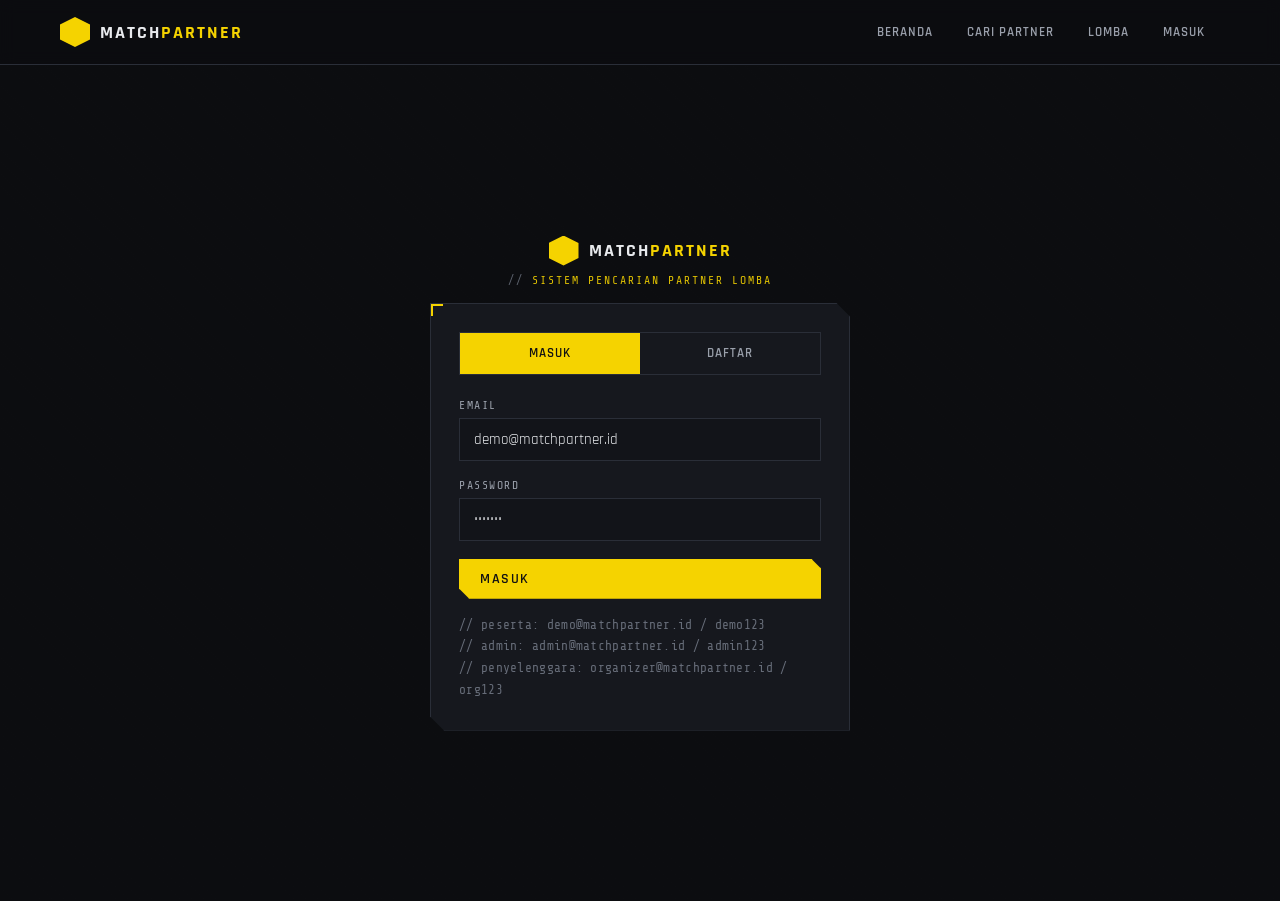
<file: profile.html>
<!DOCTYPE html>
<html lang="id">
<head>
  <meta charset="UTF-8" />
  <meta name="viewport" content="width=device-width, initial-scale=1.0" />
  <title>Profil — Match Partner</title>
  <link rel="preconnect" href="https://fonts.googleapis.com">
  <link href="https://fonts.googleapis.com/css2?family=Rajdhani:wght@400;500;600;700&family=Share+Tech+Mono&display=swap" rel="stylesheet">
  <link rel="stylesheet" href="assets/css/theme.css" />
</head>
<body>
  <div id="navbar"></div>

  <section class="container" style="padding:40px 20px;max-width:860px">
    <div class="section-head">
      <div>
        <div class="sys-label">OPERATOR PROFILE</div>
        <h2 data-i18n="profile.title">PROFIL</h2>
      </div>
      <button class="btn" id="editToggle" onclick="toggleEdit()" data-i18n="profile.edit">Edit Profil</button>
    </div>

    <!-- VIEW MODE -->
    <div id="viewMode">
      <div class="panel panel-clip" style="padding:28px">
        <div class="flex gap-4 items-center">
          <div class="avatar" id="vAvatar" style="width:88px;height:88px;font-size:2rem"></div>
          <div>
            <h2 id="vName" style="margin:0 0 4px"></h2>
            <p class="text-accent font-mono small" id="vHeadline"></p>
            <p class="text-mute small font-mono" id="vEmail"></p>
          </div>
        </div>
        <div class="divider"></div>
        <div class="sys-label" data-i18n="profile.about">Tentang</div>
        <p id="vBio" class="text-dim"></p>
        <div class="divider"></div>
        <div class="sys-label" data-i18n="profile.skills">Keahlian</div>
        <div class="flex gap-2 mt-2" id="vSkills" style="flex-wrap:wrap"></div>
      </div>

      <!-- CERTIFICATES -->
      <div class="section-head mt-6">
        <div>
          <div class="sys-label">CREDENTIALS</div>
          <h2 data-i18n="profile.certs" style="font-size:1.3rem">Sertifikat & Lisensi</h2>
        </div>
        <button class="btn btn-sm btn-primary" onclick="openModal('certModal')" data-i18n="profile.addcert">+ Tambah Sertifikat</button>
      </div>
      <div id="certList"></div>
    </div>

    <!-- EDIT MODE -->
    <div id="editMode" class="hidden">
      <div class="panel panel-clip" style="padding:28px">
        <form id="editForm">
          <div class="field">
            <label data-i18n="profile.fullname">Nama Lengkap</label>
            <input class="input" name="fullname" required />
          </div>
          <div class="field">
            <label data-i18n="profile.headline">Headline</label>
            <input class="input" name="headline" />
          </div>
          <div class="field">
            <label data-i18n="profile.bio">Bio</label>
            <textarea class="textarea" name="bio"></textarea>
          </div>
          <div class="field">
            <label data-i18n="profile.skills.input">Keahlian (pisahkan dengan koma)</label>
            <input class="input" name="skills" />
          </div>
          <div class="flex gap-3 mt-4">
            <button type="submit" class="btn btn-primary" data-i18n="profile.save">Simpan</button>
            <button type="button" class="btn btn-ghost" onclick="toggleEdit()" data-i18n="profile.cancel">Batal</button>
          </div>
        </form>
      </div>
    </div>
  </section>

  <!-- CERT MODAL -->
  <div class="modal-backdrop" id="certModal">
    <div class="modal panel-clip">
      <h3 data-i18n="profile.addcert">Tambah Sertifikat</h3>
      <form id="certForm">
        <div class="field">
          <label data-i18n="profile.cert.name">Nama Sertifikat</label>
          <input class="input" name="name" required />
        </div>
        <div class="field">
          <label data-i18n="profile.cert.org">Diterbitkan Oleh</label>
          <input class="input" name="org" required />
        </div>
        <div class="field">
          <label data-i18n="profile.cert.date">Tanggal Terbit</label>
          <input class="input" type="date" name="date" required />
        </div>
        <div class="field">
          <label data-i18n="profile.cert.id">ID Kredensial (opsional)</label>
          <input class="input" name="credId" />
        </div>
        <div class="flex gap-3 mt-4">
          <button type="submit" class="btn btn-primary" data-i18n="profile.cert.add">Tambah</button>
          <button type="button" class="btn btn-ghost" onclick="closeModal('certModal')" data-i18n="common.cancel">Batal</button>
        </div>
      </form>
    </div>
  </div>

  <div id="footer"></div>

  <script src="assets/js/i18n.js"></script>
  <script src="assets/js/data.js"></script>
  <script src="assets/js/api.js"></script>
  <script src="assets/js/app.js"></script>
  <script>
    mountChrome("profile");
    if (!requireAuth()) { /* redirected */ }
    let USER = null;

    async function load() {
      USER = await API.getUser();
      renderView();
    }

    function renderView() {
      document.getElementById("vAvatar").textContent = (USER.fullname||"?").charAt(0).toUpperCase();
      document.getElementById("vName").textContent = USER.fullname || "-";
      document.getElementById("vHeadline").textContent = USER.headline || "";
      document.getElementById("vEmail").textContent = USER.email || "";
      document.getElementById("vBio").textContent = USER.bio || "-";
      document.getElementById("vSkills").innerHTML =
        (USER.skills||[]).map(s => `<span class="badge badge-accent">${esc(s)}</span>`).join("") || `<span class="text-mute small">-</span>`;
      renderCerts();
    }

    function renderCerts() {
      const wrap = document.getElementById("certList");
      const certs = USER.certificates || [];
      if (!certs.length) { wrap.innerHTML = `<p class="text-mute small">${t("profile.cert.empty")}</p>`; return; }
      wrap.innerHTML = certs.map(c => `
        <div class="cert-item">
          <div>
            <strong>${esc(c.name)}</strong>
            <div class="meta mt-2">${esc(c.org)}</div>
            <div class="meta">${t("profile.cert.issued")}: ${fmtDate(c.date)}${c.credId?` · ${t("profile.cert.credid")}: ${esc(c.credId)}`:""}</div>
          </div>
          <button class="btn btn-sm btn-danger btn-ghost" onclick="delCert(${c.id})" title="${t("common.delete")}">✕</button>
        </div>`).join("");
    }

    function toggleEdit() {
      const v = document.getElementById("viewMode");
      const e = document.getElementById("editMode");
      const editing = !e.classList.contains("hidden");
      if (editing) {
        e.classList.add("hidden"); v.classList.remove("hidden");
      } else {
        const f = document.getElementById("editForm");
        f.fullname.value = USER.fullname || "";
        f.headline.value = USER.headline || "";
        f.bio.value = USER.bio || "";
        f.skills.value = (USER.skills||[]).join(", ");
        v.classList.add("hidden"); e.classList.remove("hidden");
      }
    }

    document.getElementById("editForm").addEventListener("submit", async (ev) => {
      ev.preventDefault();
      const fd = new FormData(ev.target);
      USER = await API.updateUser({
        fullname: fd.get("fullname"),
        headline: fd.get("headline"),
        bio: fd.get("bio"),
        skills: (fd.get("skills")||"").split(",").map(s=>s.trim()).filter(Boolean),
      });
      toggleEdit();
      renderView();
      toast(t("common.saved"), "ok");
    });

    document.getElementById("certForm").addEventListener("submit", async (ev) => {
      ev.preventDefault();
      const fd = new FormData(ev.target);
      USER = await API.addCertificate({
        name: fd.get("name"), org: fd.get("org"),
        date: fd.get("date"), credId: fd.get("credId"),
      });
      ev.target.reset();
      closeModal("certModal");
      renderCerts();
      toast(t("common.saved"), "ok");
    });

    async function delCert(id) {
      USER = await API.deleteCertificate(id);
      renderCerts();
      toast(t("common.deleted"), "ok");
    }

    load();
  </script>
</body>
</html>
</file>
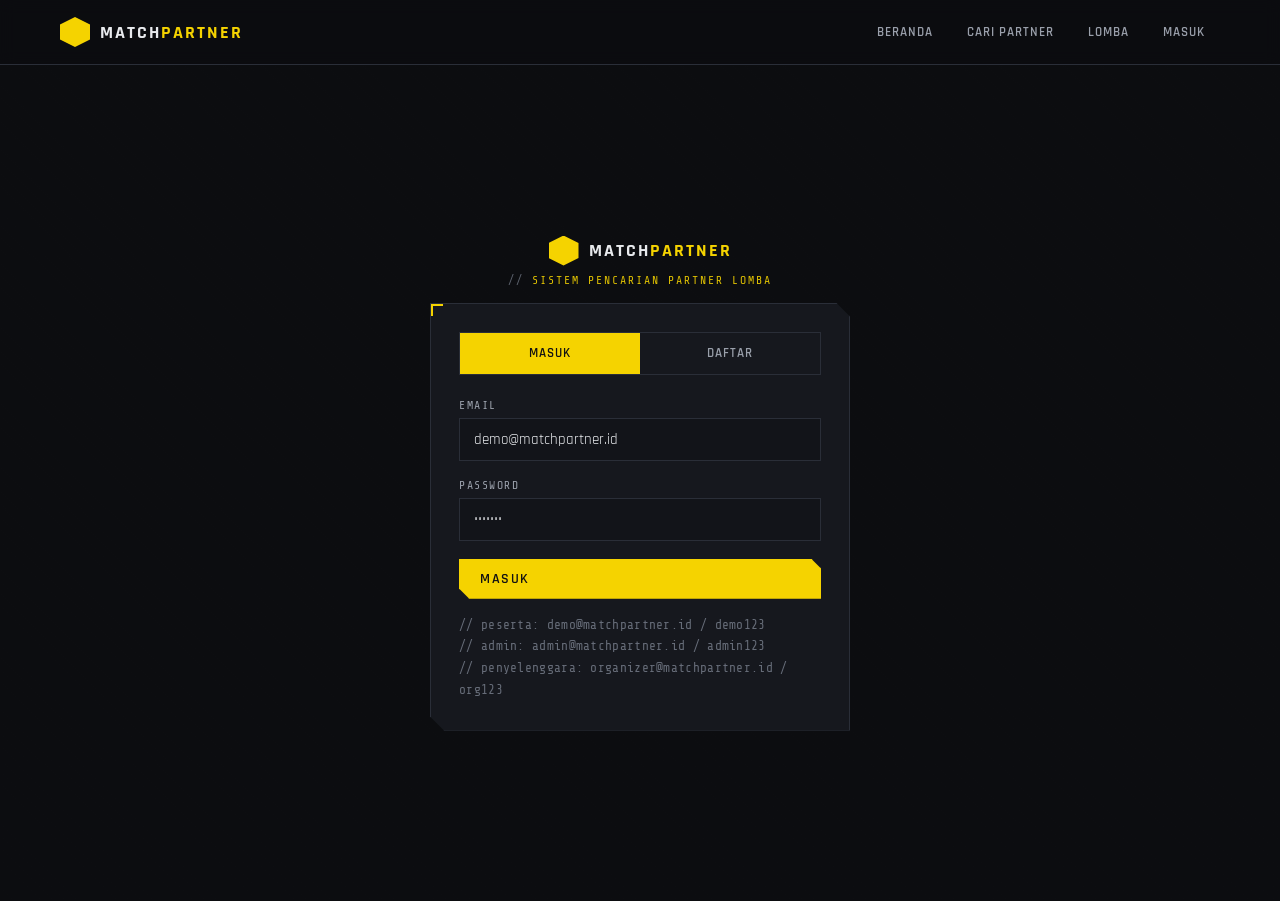
<file: settings.html>
<!DOCTYPE html>
<html lang="id">
<head>
  <meta charset="UTF-8" />
  <meta name="viewport" content="width=device-width, initial-scale=1.0" />
  <title>Pengaturan — Match Partner</title>
  <link rel="preconnect" href="https://fonts.googleapis.com">
  <link href="https://fonts.googleapis.com/css2?family=Rajdhani:wght@400;500;600;700&family=Share+Tech+Mono&display=swap" rel="stylesheet">
  <link rel="stylesheet" href="assets/css/theme.css" />
</head>
<body>
  <div id="navbar"></div>

  <section class="container" style="padding:40px 20px;max-width:720px">
    <div class="section-head">
      <div>
        <div class="sys-label">SYSTEM CONFIG</div>
        <h2 data-i18n="settings.title">PENGATURAN</h2>
        <p class="text-dim small mt-2" data-i18n="settings.sub">Kelola akun dan preferensimu</p>
      </div>
    </div>

    <!-- LANGUAGE -->
    <div class="panel panel-clip mb-4" style="padding:24px">
      <div class="sys-label">LANGUAGE</div>
      <div class="flex justify-between items-center mt-2" style="flex-wrap:wrap;gap:12px">
        <div>
          <strong data-i18n="settings.lang">Bahasa</strong>
          <p class="text-dim small" data-i18n="settings.lang.desc" style="margin:4px 0 0">Pilih bahasa tampilan website</p>
        </div>
        <div class="tab-row" style="margin:0;width:220px">
          <div class="tab" data-lang="id" onclick="pickLang('id')">ID</div>
          <div class="tab" data-lang="en" onclick="pickLang('en')">EN</div>
        </div>
      </div>
    </div>

    <!-- THEME -->
    <div class="panel panel-clip mb-4" style="padding:24px">
      <div class="sys-label">APPEARANCE</div>
      <div class="flex justify-between items-center mt-2" style="flex-wrap:wrap;gap:12px">
        <div>
          <strong data-i18n="settings.theme">Tampilan</strong>
          <p class="text-dim small" data-i18n="settings.theme.desc" style="margin:4px 0 0">Pilih mode terang atau gelap</p>
        </div>
        <div class="tab-row" style="margin:0;width:220px">
          <div class="tab" data-theme-opt="dark" onclick="pickTheme('dark')" data-i18n="settings.theme.dark">Gelap</div>
          <div class="tab" data-theme-opt="light" onclick="pickTheme('light')" data-i18n="settings.theme.light">Terang</div>
        </div>
      </div>
    </div>

    <!-- EMAIL -->
    <div class="panel panel-clip mb-4" style="padding:24px">
      <div class="sys-label">ACCOUNT</div>
      <h3 data-i18n="settings.email" style="margin:6px 0 16px">Ubah Email</h3>
      <form id="emailForm">
        <div class="field">
          <label data-i18n="settings.email.current">Email Saat Ini</label>
          <input class="input" id="curEmail" disabled />
        </div>
        <div class="field">
          <label data-i18n="settings.email.new">Email Baru</label>
          <input class="input" type="email" name="email" required />
        </div>
        <button class="btn btn-primary" data-i18n="settings.save">Simpan Perubahan</button>
      </form>
    </div>

    <!-- PASSWORD -->
    <div class="panel panel-clip mb-4" style="padding:24px">
      <div class="sys-label">SECURITY</div>
      <h3 data-i18n="settings.password" style="margin:6px 0 16px">Ubah Password</h3>
      <form id="passForm">
        <div class="field">
          <label data-i18n="settings.password.current">Password Saat Ini</label>
          <input class="input" type="password" name="current" required />
        </div>
        <div class="field">
          <label data-i18n="settings.password.new">Password Baru</label>
          <input class="input" type="password" name="next" required />
        </div>
        <div class="field">
          <label data-i18n="settings.password.confirm">Konfirmasi Password Baru</label>
          <input class="input" type="password" name="confirm" required />
        </div>
        <button class="btn btn-primary" data-i18n="settings.save">Simpan Perubahan</button>
      </form>
    </div>

    <!-- DANGER -->
    <div class="panel panel-clip" style="padding:24px;border-color:var(--danger)">
      <div class="sys-label" style="color:var(--danger)">DANGER ZONE</div>
      <h3 data-i18n="settings.danger" style="margin:6px 0 16px">Zona Berbahaya</h3>
      <button class="btn btn-danger" id="logoutBtn2" data-i18n="settings.logout">Keluar dari Akun</button>
    </div>
  </section>

  <div id="footer"></div>

  <script src="assets/js/i18n.js"></script>
  <script src="assets/js/data.js"></script>
  <script src="assets/js/api.js"></script>
  <script src="assets/js/app.js"></script>
  <script>
    mountChrome("settings");
    if (!requireAuth()) { /* redirected */ }

    function markLang() {
      const cur = getLang();
      document.querySelectorAll(".tab[data-lang]").forEach(t => {
        t.classList.toggle("active", t.getAttribute("data-lang") === cur);
      });
    }
    function pickLang(l) {
      setLang(l);
      markLang();
      toast(t("common.saved"), "ok");
    }

    function markTheme() {
      const cur = getTheme();
      document.querySelectorAll(".tab[data-theme-opt]").forEach(el => {
        el.classList.toggle("active", el.getAttribute("data-theme-opt") === cur);
      });
    }
    function pickTheme(th) {
      setTheme(th);
      markTheme();
      toast(t("common.saved"), "ok");
    }

    (async () => {
      const user = await API.getUser();
      document.getElementById("curEmail").value = user.email || "";
      markLang();
      markTheme();
    })();

    document.getElementById("emailForm").addEventListener("submit", async (e) => {
      e.preventDefault();
      const email = new FormData(e.target).get("email");
      await API.changeEmail(email);
      document.getElementById("curEmail").value = email;
      e.target.reset();
      toast(t("common.saved"), "ok");
    });

    document.getElementById("passForm").addEventListener("submit", async (e) => {
      e.preventDefault();
      const fd = new FormData(e.target);
      const current = fd.get("current"), next = fd.get("next"), confirm = fd.get("confirm");
      if (next !== confirm) {
        toast(getLang()==="id" ? "Konfirmasi password tidak cocok." : "Password confirmation does not match.", "err");
        return;
      }
      const res = await API.changePassword(current, next);
      if (!res.ok) { toast(res.error, "err"); return; }
      e.target.reset();
      toast(t("common.saved"), "ok");
    });

    document.getElementById("logoutBtn2").addEventListener("click", () => {
      API.logout();
      setTimeout(() => (location.href = "login.html"), 400);
    });
  </script>
</body>
</html>
</file>
<file: assets/css/theme.css>
/* =========================================================
   MATCH PARTNER — Arknights-inspired theme
   Dark, industrial sci-fi UI. Amber accents, sharp edges.
   ========================================================= */

:root, [data-theme="dark"] {
  --bg:        #0c0d10;
  --bg-2:      #121419;
  --panel:     #16181e;
  --panel-2:   #1c1f27;
  --line:      #2a2e38;
  --line-soft: #22252d;
  --text:      #e8eaed;
  --text-dim:  #9aa0ab;
  --text-mute: #666c78;
  --accent:    #f5d300;   /* arknights amber-yellow */
  --accent-2:  #d4ff3f;   /* lime highlight */
  --danger:    #ff4d4d;
  --ok:        #4dff91;
  --info:      #4db8ff;
  --accent-text: #121212; /* text color on accent background */
  --grid-a:    #0e0f13;
  --grid-b:    #0c0d10;
  --bg-overlay-1: rgba(12,13,16,0.92);
  --bg-overlay-2: rgba(12,13,16,0.97);
  --font-sans: "Rajdhani", "Segoe UI", system-ui, sans-serif;
  --font-mono: "Share Tech Mono", "Consolas", monospace;
}

/* ---- LIGHT THEME ---- */
[data-theme="light"] {
  --bg:        #eef0f4;
  --bg-2:      #e3e6ec;
  --panel:     #ffffff;
  --panel-2:   #f3f5f9;
  --line:      #c9cfda;
  --line-soft: #d9dee7;
  --text:      #1a1d24;
  --text-dim:  #525a68;
  --text-mute: #8a92a0;
  --accent:    #c8a200;   /* darker amber for contrast on light */
  --accent-2:  #7aa900;
  --danger:    #d12f2f;
  --ok:        #1f9d57;
  --info:      #1f7fd1;
  --accent-text: #ffffff;
  --grid-a:    #e9ebf0;
  --grid-b:    #eef0f4;
  --bg-overlay-1: rgba(238,240,244,0.90);
  --bg-overlay-2: rgba(238,240,244,0.96);
}

* { box-sizing: border-box; }

html, body {
  margin: 0;
  padding: 0;
  background: var(--bg);
  color: var(--text);
  font-family: var(--font-sans);
  letter-spacing: 0.3px;
  -webkit-font-smoothing: antialiased;
}

body {
  min-height: 100vh;
  background-image:
    linear-gradient(var(--bg-overlay-1), var(--bg-overlay-2)),
    repeating-linear-gradient(45deg, var(--grid-a) 0, var(--grid-a) 2px, var(--grid-b) 2px, var(--grid-b) 9px);
  background-attachment: fixed;
  transition: background-color 0.2s, color 0.2s;
}

/* ---- Scrollbar ---- */
::-webkit-scrollbar { width: 10px; height: 10px; }
::-webkit-scrollbar-track { background: var(--bg-2); }
::-webkit-scrollbar-thumb { background: var(--line); }
::-webkit-scrollbar-thumb:hover { background: var(--accent); }

/* ---- Typography helpers ---- */
.font-mono { font-family: var(--font-mono); }
.uppercase-wide { text-transform: uppercase; letter-spacing: 2px; }
.heading {
  font-weight: 700;
  text-transform: uppercase;
  letter-spacing: 1.5px;
}
.text-accent { color: var(--accent); }
.text-dim { color: var(--text-dim); }
.text-mute { color: var(--text-mute); }

/* code-style label e.g. // SYSTEM 004 */
.sys-label {
  font-family: var(--font-mono);
  font-size: 0.72rem;
  color: var(--accent);
  text-transform: uppercase;
  letter-spacing: 2px;
  opacity: 0.9;
}
.sys-label::before { content: "// "; color: var(--text-mute); }

/* ---- Layout ---- */
.container { max-width: 1200px; margin: 0 auto; padding: 0 20px; }

/* ---- Clipped / angular panels ---- */
.panel {
  background: var(--panel);
  border: 1px solid var(--line);
  position: relative;
}
.panel-clip {
  clip-path: polygon(0 0, calc(100% - 14px) 0, 100% 14px, 100% 100%, 14px 100%, 0 calc(100% - 14px));
}
.panel::after {
  /* corner accent tick */
  content: "";
  position: absolute;
  top: 0; left: 0;
  width: 10px; height: 10px;
  border-top: 2px solid var(--accent);
  border-left: 2px solid var(--accent);
}

/* ---- Buttons ---- */
.btn {
  display: inline-flex;
  align-items: center;
  gap: 8px;
  padding: 10px 20px;
  border: 1px solid var(--line);
  background: var(--panel-2);
  color: var(--text);
  font-family: var(--font-sans);
  font-weight: 600;
  text-transform: uppercase;
  letter-spacing: 1.5px;
  font-size: 0.85rem;
  cursor: pointer;
  transition: all 0.15s ease;
  clip-path: polygon(0 0, calc(100% - 10px) 0, 100% 10px, 100% 100%, 10px 100%, 0 calc(100% - 10px));
  text-decoration: none;
}
.btn:hover { border-color: var(--accent); color: var(--accent); }
.btn-primary {
  background: var(--accent);
  color: var(--accent-text);
  border-color: var(--accent);
}
.btn-primary:hover { background: var(--accent-2); border-color: var(--accent-2); color: var(--accent-text); }
.btn-ghost { background: transparent; }
.btn-danger:hover { border-color: var(--danger); color: var(--danger); }
.btn-sm { padding: 6px 12px; font-size: 0.75rem; }
.btn:disabled { opacity: 0.4; cursor: not-allowed; }

/* ---- Inputs ---- */
.field { margin-bottom: 18px; }
.field label {
  display: block;
  font-family: var(--font-mono);
  font-size: 0.72rem;
  text-transform: uppercase;
  letter-spacing: 1.5px;
  color: var(--text-dim);
  margin-bottom: 6px;
}
.input, .textarea, .select {
  width: 100%;
  background: var(--bg-2);
  border: 1px solid var(--line);
  color: var(--text);
  padding: 11px 14px;
  font-family: var(--font-sans);
  font-size: 0.95rem;
  outline: none;
  transition: border-color 0.15s;
}
.input:focus, .textarea:focus, .select:focus { border-color: var(--accent); }
.textarea { resize: vertical; min-height: 90px; }

/* ---- Badges / tags ---- */
.badge {
  display: inline-block;
  padding: 3px 10px;
  font-family: var(--font-mono);
  font-size: 0.7rem;
  text-transform: uppercase;
  letter-spacing: 1px;
  border: 1px solid var(--line);
  color: var(--text-dim);
  background: var(--bg-2);
}
.badge-accent { border-color: var(--accent); color: var(--accent); }
.badge-open   { border-color: var(--ok); color: var(--ok); }
.badge-closed { border-color: var(--text-mute); color: var(--text-mute); }

/* ---- Navbar ---- */
.nav {
  position: sticky;
  top: 0;
  z-index: 50;
  background: var(--bg-overlay-1);
  backdrop-filter: blur(8px);
  border-bottom: 1px solid var(--line);
}
.nav-inner {
  display: flex;
  align-items: center;
  gap: 28px;
  height: 64px;
}
.brand {
  display: flex;
  align-items: center;
  gap: 10px;
  text-decoration: none;
  color: var(--text);
}
.brand .mark {
  width: 30px; height: 30px;
  background: var(--accent);
  clip-path: polygon(50% 0, 100% 25%, 100% 75%, 50% 100%, 0 75%, 0 25%);
  display: inline-block;
}
.brand .name {
  font-weight: 700;
  font-size: 1.15rem;
  letter-spacing: 2px;
  text-transform: uppercase;
}
.brand .name b { color: var(--accent); }
.nav-links { display: flex; gap: 4px; margin-left: auto; align-items: center; }
.nav-link {
  color: var(--text-dim);
  text-decoration: none;
  padding: 8px 14px;
  font-size: 0.82rem;
  text-transform: uppercase;
  letter-spacing: 1px;
  font-weight: 600;
  border: 1px solid transparent;
  transition: all 0.15s;
}
.nav-link:hover { color: var(--text); }
.nav-link.active { color: var(--accent); border-color: var(--line); }

/* ---- Hero ---- */
.hero {
  position: relative;
  padding: 90px 0 70px;
  overflow: hidden;
  border-bottom: 1px solid var(--line);
}
.hero::before {
  content: "";
  position: absolute;
  inset: 0;
  background:
    radial-gradient(ellipse at 80% 20%, rgba(245,211,0,0.08), transparent 60%),
    repeating-linear-gradient(90deg, transparent 0, transparent 60px, rgba(255,255,255,0.02) 60px, rgba(255,255,255,0.02) 61px);
  pointer-events: none;
}
.hero h1 {
  font-size: clamp(2.4rem, 6vw, 4.6rem);
  line-height: 0.98;
  margin: 14px 0 18px;
  text-transform: uppercase;
  font-weight: 700;
  letter-spacing: 2px;
}
.hero h1 .hl { color: var(--accent); }
.hero p { color: var(--text-dim); max-width: 540px; font-size: 1.05rem; }

/* ---- Grid cards ---- */
.grid { display: grid; gap: 18px; }
.grid-3 { grid-template-columns: repeat(3, 1fr); }
.grid-2 { grid-template-columns: repeat(2, 1fr); }
@media (max-width: 900px) { .grid-3 { grid-template-columns: 1fr; } .grid-2 { grid-template-columns: 1fr; } }

.card {
  background: var(--panel);
  border: 1px solid var(--line);
  padding: 20px;
  transition: border-color 0.15s, transform 0.15s;
  position: relative;
}
.card:hover { border-color: var(--accent); transform: translateY(-2px); }
.card h3 { margin: 0 0 6px; font-size: 1.1rem; text-transform: uppercase; letter-spacing: 0.5px; }

/* section header */
.section-head {
  display: flex;
  align-items: flex-end;
  justify-content: space-between;
  margin-bottom: 22px;
  border-bottom: 1px solid var(--line);
  padding-bottom: 12px;
}
.section-head h2 {
  margin: 0;
  font-size: 1.6rem;
  text-transform: uppercase;
  letter-spacing: 1.5px;
}

/* ---- Avatar ---- */
.avatar {
  width: 72px; height: 72px;
  background: var(--panel-2);
  border: 1px solid var(--accent);
  display: flex; align-items: center; justify-content: center;
  font-family: var(--font-mono);
  font-size: 1.6rem;
  color: var(--accent);
  clip-path: polygon(0 0, calc(100% - 10px) 0, 100% 10px, 100% 100%, 10px 100%, 0 calc(100% - 10px));
}

/* ---- Toast ---- */
#toast-wrap {
  position: fixed; bottom: 24px; right: 24px; z-index: 999;
  display: flex; flex-direction: column; gap: 10px;
}
.toast {
  background: var(--panel-2);
  border-left: 3px solid var(--accent);
  padding: 12px 18px;
  min-width: 240px;
  font-size: 0.9rem;
  animation: slideIn 0.25s ease;
  box-shadow: 0 6px 24px rgba(0,0,0,0.5);
}
.toast.ok { border-left-color: var(--ok); }
.toast.err { border-left-color: var(--danger); }
@keyframes slideIn { from { transform: translateX(40px); opacity: 0; } to { transform: translateX(0); opacity: 1; } }

/* ---- Modal ---- */
.modal-backdrop {
  position: fixed; inset: 0; z-index: 200;
  background: rgba(0,0,0,0.7);
  display: none; align-items: center; justify-content: center;
  padding: 20px;
}
.modal-backdrop.open { display: flex; }
.modal {
  background: var(--panel);
  border: 1px solid var(--accent);
  max-width: 520px; width: 100%;
  padding: 28px;
  max-height: 90vh; overflow-y: auto;
}
.modal h3 { margin-top: 0; text-transform: uppercase; letter-spacing: 1px; }

/* ---- Footer ---- */
.footer {
  border-top: 1px solid var(--line);
  padding: 30px 0;
  margin-top: 60px;
  color: var(--text-mute);
  font-size: 0.82rem;
}

/* ---- Misc ---- */
.divider { height: 1px; background: var(--line); margin: 20px 0; }
.flex { display: flex; }
.items-center { align-items: center; }
.justify-between { justify-content: space-between; }
.gap-2 { gap: 8px; } .gap-3 { gap: 12px; } .gap-4 { gap: 16px; }
.mt-2 { margin-top: 8px; } .mt-4 { margin-top: 16px; } .mt-6 { margin-top: 24px; }
.mb-2 { margin-bottom: 8px; } .mb-4 { margin-bottom: 16px; }
.hidden { display: none !important; }
.w-full { width: 100%; }
.text-center { text-align: center; }
.small { font-size: 0.8rem; }
.cert-item {
  display: flex; justify-content: space-between; align-items: flex-start;
  border: 1px solid var(--line); padding: 14px; background: var(--bg-2); margin-bottom: 10px;
}
.cert-item .meta { font-family: var(--font-mono); font-size: 0.75rem; color: var(--text-dim); }
.auth-wrap { min-height: calc(100vh - 64px); display: flex; align-items: center; justify-content: center; padding: 40px 20px; }
.auth-box { max-width: 420px; width: 100%; }
.tab-row { display: flex; gap: 0; border: 1px solid var(--line); margin-bottom: 24px; }
.tab-row .tab { flex: 1; text-align: center; padding: 12px; cursor: pointer; text-transform: uppercase; letter-spacing: 1px; font-size: 0.82rem; font-weight: 600; color: var(--text-dim); }
.tab-row .tab.active { background: var(--accent); color: var(--accent-text); }

/* =========================================================
   RESPONSIVE — mobile view + hamburger navigation
   Single HTML adapts to phone & desktop automatically.
   ========================================================= */

/* hamburger button (hidden on desktop) */
.nav-toggle {
  display: none;
  margin-left: auto;
  width: 42px; height: 42px;
  background: var(--panel-2);
  border: 1px solid var(--line);
  cursor: pointer;
  flex-direction: column;
  align-items: center;
  justify-content: center;
  gap: 5px;
}
.nav-toggle span {
  display: block;
  width: 20px; height: 2px;
  background: var(--accent);
  transition: transform 0.2s, opacity 0.2s;
}
.nav-toggle.open span:nth-child(1) { transform: translateY(7px) rotate(45deg); }
.nav-toggle.open span:nth-child(2) { opacity: 0; }
.nav-toggle.open span:nth-child(3) { transform: translateY(-7px) rotate(-45deg); }

/* ---- Tablet / small desktop ---- */
@media (max-width: 1024px) {
  .nav-inner { gap: 14px; }
  .nav-link { padding: 8px 10px; font-size: 0.78rem; letter-spacing: 0.5px; }
}

/* ---- Mobile ---- */
@media (max-width: 760px) {
  .container { padding: 0 16px; }

  /* collapsing navbar into a dropdown panel */
  .nav-toggle { display: flex; }
  .nav-inner { gap: 10px; }
  .nav-links {
    position: absolute;
    top: 64px; left: 0; right: 0;
    flex-direction: column;
    align-items: stretch;
    gap: 0;
    margin-left: 0;
    background: var(--bg-2);
    border-bottom: 1px solid var(--line);
    max-height: 0;
    overflow: hidden;
    transition: max-height 0.25s ease;
  }
  .nav-links.open { max-height: 420px; }
  .nav-link {
    padding: 14px 20px;
    border: none;
    border-bottom: 1px solid var(--line-soft);
    font-size: 0.9rem;
  }
  .nav-link.active { border-color: transparent; border-left: 3px solid var(--accent); }

  /* hero */
  .hero { padding: 56px 0 44px; }
  .hero h1 { font-size: clamp(2rem, 10vw, 3rem); letter-spacing: 1px; }
  .hero p { font-size: 0.98rem; }
  .hero .flex { flex-direction: column; }
  .hero .btn { width: 100%; justify-content: center; }

  /* section headers stack */
  .section-head {
    flex-direction: column;
    align-items: flex-start;
    gap: 12px;
  }
  .section-head .btn,
  .section-head .select { width: 100%; }
  .section-head h2 { font-size: 1.35rem; }

  /* grids already collapse to 1 col at 900px; keep */

  /* controls stack */
  .flex.gap-3 { flex-wrap: wrap; }

  /* modals full-width feel */
  .modal { padding: 20px; }

  /* profile avatar row wraps nicely */
  .avatar { flex-shrink: 0; }

  /* cert item stacks delete button */
  .cert-item { flex-direction: column; gap: 10px; }
  .cert-item .btn { align-self: flex-end; }

  /* footer stacks */
  .footer .flex { flex-direction: column; align-items: flex-start; gap: 8px; }

  /* chat: single column, show either list or thread */
  .chat-layout { grid-template-columns: 1fr !important; }
  .bubble { max-width: 85%; }
}

/* ---- Very small phones ---- */
@media (max-width: 400px) {
  .brand .name { font-size: 1rem; letter-spacing: 1px; }
  .hero h1 { font-size: 1.8rem; }
  .btn { padding: 9px 14px; font-size: 0.78rem; }
}

/* =========================================================
   ROLES + DASHBOARD (admin / organizer)
   ========================================================= */
.role-badge {
  align-self: center;
  margin-left: 6px;
  padding: 3px 10px;
  font-family: var(--font-mono);
  font-size: 0.64rem;
  text-transform: uppercase;
  letter-spacing: 1px;
  border: 1px solid var(--accent);
  color: var(--accent);
  white-space: nowrap;
}
.role-badge.role-admin { border-color: var(--danger); color: var(--danger); }
.role-badge.role-organizer { border-color: var(--info); color: var(--info); }

/* stat cards */
.stat-grid { display: grid; grid-template-columns: repeat(auto-fit, minmax(150px, 1fr)); gap: 14px; }
.stat {
  background: var(--panel);
  border: 1px solid var(--line);
  padding: 18px 20px;
  position: relative;
}
.stat::after {
  content: "";
  position: absolute; top: 0; left: 0;
  width: 8px; height: 8px;
  border-top: 2px solid var(--accent);
  border-left: 2px solid var(--accent);
}
.stat .num { font-family: var(--font-mono); font-size: 2rem; font-weight: 700; color: var(--accent); line-height: 1; }
.stat .lbl { font-size: 0.74rem; text-transform: uppercase; letter-spacing: 1px; color: var(--text-dim); margin-top: 6px; }

/* data table */
.table-wrap { overflow-x: auto; border: 1px solid var(--line); }
table.data { width: 100%; border-collapse: collapse; min-width: 560px; }
table.data th, table.data td { text-align: left; padding: 12px 14px; border-bottom: 1px solid var(--line-soft); font-size: 0.9rem; }
table.data th { font-family: var(--font-mono); font-size: 0.72rem; text-transform: uppercase; letter-spacing: 1px; color: var(--text-dim); background: var(--bg-2); }
table.data tr:hover td { background: var(--panel-2); }
.pill { display:inline-block; padding:2px 9px; font-family:var(--font-mono); font-size:0.68rem; text-transform:uppercase; letter-spacing:0.5px; border:1px solid var(--line); }
.pill.active { border-color: var(--ok); color: var(--ok); }
.pill.pending { border-color: var(--accent); color: var(--accent); }
.row-actions { display: flex; gap: 6px; flex-wrap: wrap; }

@media (max-width: 760px) {
  .role-badge { margin: 8px 20px; align-self: flex-start; }
}
</file>
